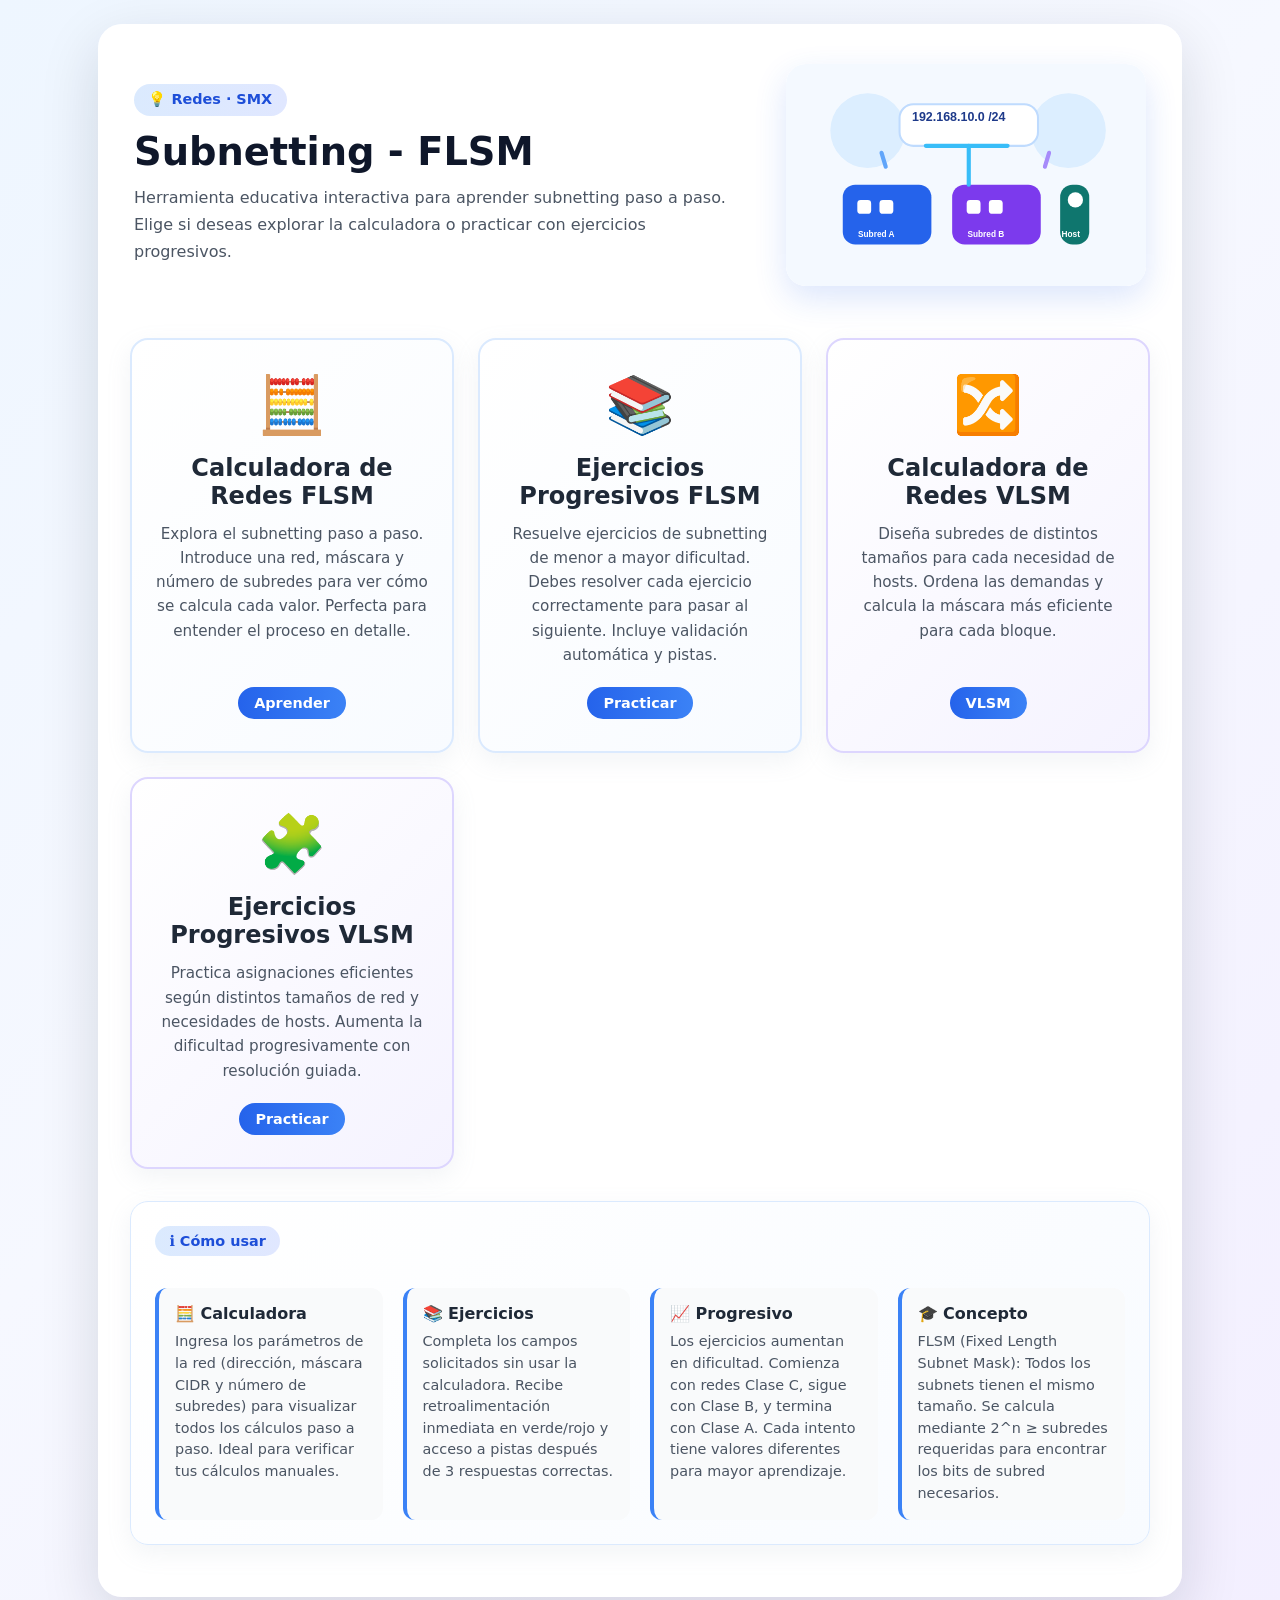
<file: index.html>
<!DOCTYPE html>
<html lang="es">
<head>
  <meta charset="UTF-8" />
  <meta name="viewport" content="width=device-width, initial-scale=1.0" />
  <title>Subnetting - SMX</title>
  <link rel="stylesheet" href="style.css" />
</head>
<body>
  <div class="container">
    <!-- Encabezado principal -->
    <header class="hero">
      <div class="hero-copy">
        <div class="badge">💡 Redes · SMX</div>
        <h1>Subnetting - FLSM</h1>
        <p class="subtitle">Herramienta educativa interactiva para aprender subnetting paso a paso. Elige si deseas explorar la calculadora o practicar con ejercicios progresivos.</p>
      </div>
      <div class="hero-visual">
        <img src="assets/network-illustration.svg" alt="Ilustración de redes y subnetting" />
      </div>
    </header>

    <!-- Opciones principales -->
    <div class="home-grid">
      <!-- Opción: Calculadora FLSM -->
      <a href="calculadora.html" class="home-card">
        <div class="home-card-icon">🧮</div>
        <h2>Calculadora de Redes FLSM</h2>
        <p>Explora el subnetting paso a paso. Introduce una red, máscara y número de subredes para ver cómo se calcula cada valor. Perfecta para entender el proceso en detalle.</p>
        <div class="home-card-footer">
          <span class="home-card-badge">Aprender</span>
        </div>
      </a>

      <!-- Opción: Ejercicios FLSM -->
      <a href="exercises.html" class="home-card">
        <div class="home-card-icon">📚</div>
        <h2>Ejercicios Progresivos FLSM</h2>
        <p>Resuelve ejercicios de subnetting de menor a mayor dificultad. Debes resolver cada ejercicio correctamente para pasar al siguiente. Incluye validación automática y pistas.</p>
        <div class="home-card-footer">
          <span class="home-card-badge">Practicar</span>
        </div>
      </a>

      <!-- Opción: Calculadora VLSM -->
      <a href="vlsm_calculadora.html" class="home-card vlsm-card">
        <div class="home-card-icon">🔀</div>
        <h2>Calculadora de Redes VLSM</h2>
        <p>Diseña subredes de distintos tamaños para cada necesidad de hosts. Ordena las demandas y calcula la máscara más eficiente para cada bloque.</p>
        <div class="home-card-footer">
          <span class="home-card-badge">VLSM</span>
        </div>
      </a>

      <!-- Opción: Ejercicios VLSM -->
      <a href="vlsm_exercises.html" class="home-card vlsm-card">
        <div class="home-card-icon">🧩</div>
        <h2>Ejercicios Progresivos VLSM</h2>
        <p>Practica asignaciones eficientes según distintos tamaños de red y necesidades de hosts. Aumenta la dificultad progresivamente con resolución guiada.</p>
        <div class="home-card-footer">
          <span class="home-card-badge">Practicar</span>
        </div>
      </a>
    </div>

    <!-- Información adicional -->
    <div class="card">
      <div class="badge">ℹ️ Cómo usar</div>
      <div class="how-to-grid">
        <div class="how-to-item">
          <h3>🧮 Calculadora</h3>
          <p>Ingresa los parámetros de la red (dirección, máscara CIDR y número de subredes) para visualizar todos los cálculos paso a paso. Ideal para verificar tus cálculos manuales.</p>
        </div>
        <div class="how-to-item">
          <h3>📚 Ejercicios</h3>
          <p>Completa los campos solicitados sin usar la calculadora. Recibe retroalimentación inmediata en verde/rojo y acceso a pistas después de 3 respuestas correctas.</p>
        </div>
        <div class="how-to-item">
          <h3>📈 Progresivo</h3>
          <p>Los ejercicios aumentan en dificultad. Comienza con redes Clase C, sigue con Clase B, y termina con Clase A. Cada intento tiene valores diferentes para mayor aprendizaje.</p>
        </div>
        <div class="how-to-item">
          <h3>🎓 Concepto</h3>
          <p>FLSM (Fixed Length Subnet Mask): Todos los subnets tienen el mismo tamaño. Se calcula mediante 2^n ≥ subredes requeridas para encontrar los bits de subred necesarios.</p>
        </div>
      </div>
    </div>
  </div>

  <style>
    /* Estilos específicos para la página de inicio */
    .home-grid {
      display: grid;
      grid-template-columns: repeat(auto-fit, minmax(300px, 1fr));
      gap: 24px;
      margin: 32px 0;
    }

    .home-card {
      background: linear-gradient(135deg, #ffffff 0%, #f8fbff 100%);
      border: 2px solid #dbeafe;
      border-radius: 18px;
      padding: 32px 24px;
      text-decoration: none;
      color: inherit;
      display: flex;
      flex-direction: column;
      transition: all 0.3s ease;
      box-shadow: 0 8px 24px rgba(148, 163, 184, 0.12);
      cursor: pointer;
    }

    .home-card:hover {
      transform: translateY(-8px);
      border-color: #3b82f6;
      box-shadow: 0 16px 40px rgba(59, 130, 246, 0.2);
    }

    .vlsm-card {
      border-color: #ddd6fe;
      background: linear-gradient(135deg, #ffffff 0%, #f5f3ff 100%);
    }

    .vlsm-card:hover {
      border-color: #8b5cf6;
      box-shadow: 0 16px 40px rgba(139, 92, 246, 0.2);
    }

    .home-card-icon {
      font-size: 3.5rem;
      margin-bottom: 16px;
      text-align: center;
    }

    .home-card h2 {
      margin: 0 0 12px;
      font-size: 1.5rem;
      color: #1f2937;
      text-align: center;
    }

    .home-card p {
      margin: 0 0 auto;
      color: #4b5563;
      line-height: 1.6;
      font-size: 0.95rem;
      text-align: center;
    }

    .home-card-footer {
      margin-top: 20px;
      display: flex;
      justify-content: center;
    }

    .home-card-badge {
      display: inline-block;
      padding: 8px 16px;
      background: linear-gradient(90deg, #2563eb, #3b82f6);
      color: white;
      border-radius: 999px;
      font-weight: 600;
      font-size: 0.9rem;
    }

    .how-to-grid {
      display: grid;
      grid-template-columns: repeat(auto-fit, minmax(200px, 1fr));
      gap: 20px;
      margin-top: 16px;
    }

    .how-to-item {
      padding: 16px;
      background: #f9fafb;
      border-radius: 12px;
      border-left: 4px solid #3b82f6;
    }

    .how-to-item h3 {
      margin: 0 0 8px;
      font-size: 1rem;
      color: #1f2937;
    }

    .how-to-item p {
      margin: 0;
      color: #4b5563;
      font-size: 0.9rem;
      line-height: 1.5;
    }

    @media (max-width: 900px) {
      .home-grid {
        grid-template-columns: 1fr;
      }

      .home-card {
        padding: 24px 20px;
      }

      .how-to-grid {
        grid-template-columns: 1fr;
      }
    }
  </style>
</body>
</html>
</file>
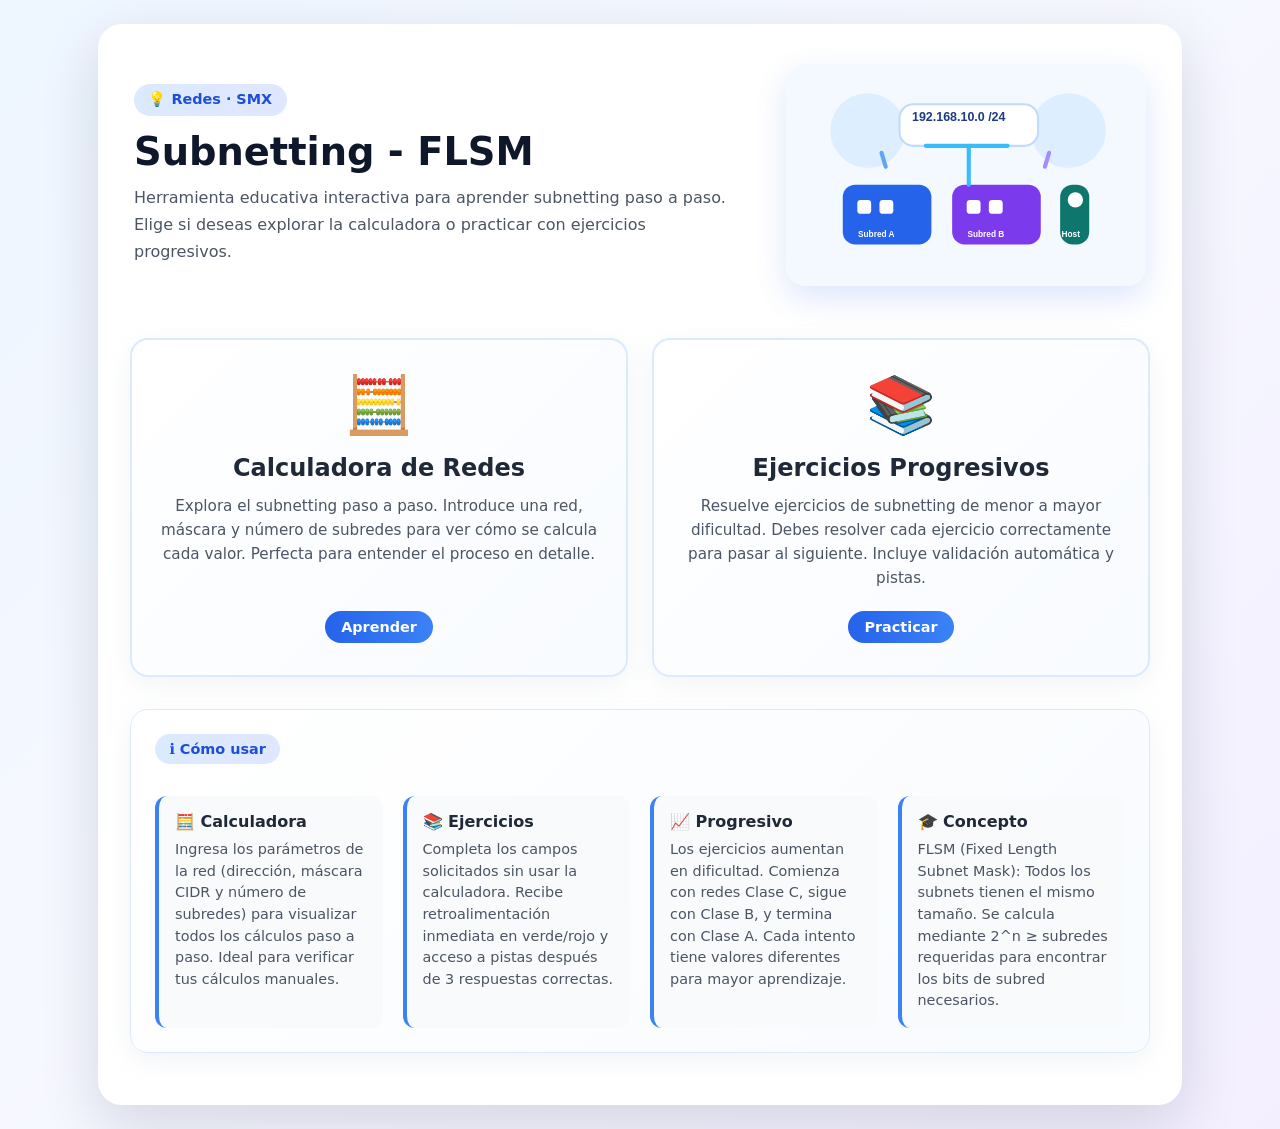
<file: scorm_package/content/index.html>
<!DOCTYPE html>
<html lang="es">
<head>
  <meta charset="UTF-8" />
  <meta name="viewport" content="width=device-width, initial-scale=1.0" />
  <title>Subnetting - SMX</title>
  <link rel="stylesheet" href="style.css" />
</head>
<body>
  <div class="container">
    <!-- Encabezado principal -->
    <header class="hero">
      <div class="hero-copy">
        <div class="badge">💡 Redes · SMX</div>
        <h1>Subnetting - FLSM</h1>
        <p class="subtitle">Herramienta educativa interactiva para aprender subnetting paso a paso. Elige si deseas explorar la calculadora o practicar con ejercicios progresivos.</p>
      </div>
      <div class="hero-visual">
        <img src="assets/network-illustration.svg" alt="Ilustración de redes y subnetting" />
      </div>
    </header>

    <!-- Opciones principales -->
    <div class="home-grid">
      <!-- Opción: Calculadora -->
      <a href="calculadora.html" class="home-card">
        <div class="home-card-icon">🧮</div>
        <h2>Calculadora de Redes</h2>
        <p>Explora el subnetting paso a paso. Introduce una red, máscara y número de subredes para ver cómo se calcula cada valor. Perfecta para entender el proceso en detalle.</p>
        <div class="home-card-footer">
          <span class="home-card-badge">Aprender</span>
        </div>
      </a>

      <!-- Opción: Ejercicios -->
      <a href="exercises.html" class="home-card">
        <div class="home-card-icon">📚</div>
        <h2>Ejercicios Progresivos</h2>
        <p>Resuelve ejercicios de subnetting de menor a mayor dificultad. Debes resolver cada ejercicio correctamente para pasar al siguiente. Incluye validación automática y pistas.</p>
        <div class="home-card-footer">
          <span class="home-card-badge">Practicar</span>
        </div>
      </a>
    </div>

    <!-- Información adicional -->
    <div class="card">
      <div class="badge">ℹ️ Cómo usar</div>
      <div class="how-to-grid">
        <div class="how-to-item">
          <h3>🧮 Calculadora</h3>
          <p>Ingresa los parámetros de la red (dirección, máscara CIDR y número de subredes) para visualizar todos los cálculos paso a paso. Ideal para verificar tus cálculos manuales.</p>
        </div>
        <div class="how-to-item">
          <h3>📚 Ejercicios</h3>
          <p>Completa los campos solicitados sin usar la calculadora. Recibe retroalimentación inmediata en verde/rojo y acceso a pistas después de 3 respuestas correctas.</p>
        </div>
        <div class="how-to-item">
          <h3>📈 Progresivo</h3>
          <p>Los ejercicios aumentan en dificultad. Comienza con redes Clase C, sigue con Clase B, y termina con Clase A. Cada intento tiene valores diferentes para mayor aprendizaje.</p>
        </div>
        <div class="how-to-item">
          <h3>🎓 Concepto</h3>
          <p>FLSM (Fixed Length Subnet Mask): Todos los subnets tienen el mismo tamaño. Se calcula mediante 2^n ≥ subredes requeridas para encontrar los bits de subred necesarios.</p>
        </div>
      </div>
    </div>
  </div>

  <style>
    /* Estilos específicos para la página de inicio */
    .home-grid {
      display: grid;
      grid-template-columns: repeat(auto-fit, minmax(300px, 1fr));
      gap: 24px;
      margin: 32px 0;
    }

    .home-card {
      background: linear-gradient(135deg, #ffffff 0%, #f8fbff 100%);
      border: 2px solid #dbeafe;
      border-radius: 18px;
      padding: 32px 24px;
      text-decoration: none;
      color: inherit;
      display: flex;
      flex-direction: column;
      transition: all 0.3s ease;
      box-shadow: 0 8px 24px rgba(148, 163, 184, 0.12);
      cursor: pointer;
    }

    .home-card:hover {
      transform: translateY(-8px);
      border-color: #3b82f6;
      box-shadow: 0 16px 40px rgba(59, 130, 246, 0.2);
    }

    .home-card-icon {
      font-size: 3.5rem;
      margin-bottom: 16px;
      text-align: center;
    }

    .home-card h2 {
      margin: 0 0 12px;
      font-size: 1.5rem;
      color: #1f2937;
      text-align: center;
    }

    .home-card p {
      margin: 0 0 auto;
      color: #4b5563;
      line-height: 1.6;
      font-size: 0.95rem;
      text-align: center;
    }

    .home-card-footer {
      margin-top: 20px;
      display: flex;
      justify-content: center;
    }

    .home-card-badge {
      display: inline-block;
      padding: 8px 16px;
      background: linear-gradient(90deg, #2563eb, #3b82f6);
      color: white;
      border-radius: 999px;
      font-weight: 600;
      font-size: 0.9rem;
    }

    .how-to-grid {
      display: grid;
      grid-template-columns: repeat(auto-fit, minmax(200px, 1fr));
      gap: 20px;
      margin-top: 16px;
    }

    .how-to-item {
      padding: 16px;
      background: #f9fafb;
      border-radius: 12px;
      border-left: 4px solid #3b82f6;
    }

    .how-to-item h3 {
      margin: 0 0 8px;
      font-size: 1rem;
      color: #1f2937;
    }

    .how-to-item p {
      margin: 0;
      color: #4b5563;
      font-size: 0.9rem;
      line-height: 1.5;
    }

    @media (max-width: 900px) {
      .home-grid {
        grid-template-columns: 1fr;
      }

      .home-card {
        padding: 24px 20px;
      }

      .how-to-grid {
        grid-template-columns: 1fr;
      }
    }
  </style>
</body>
</html>
</file>
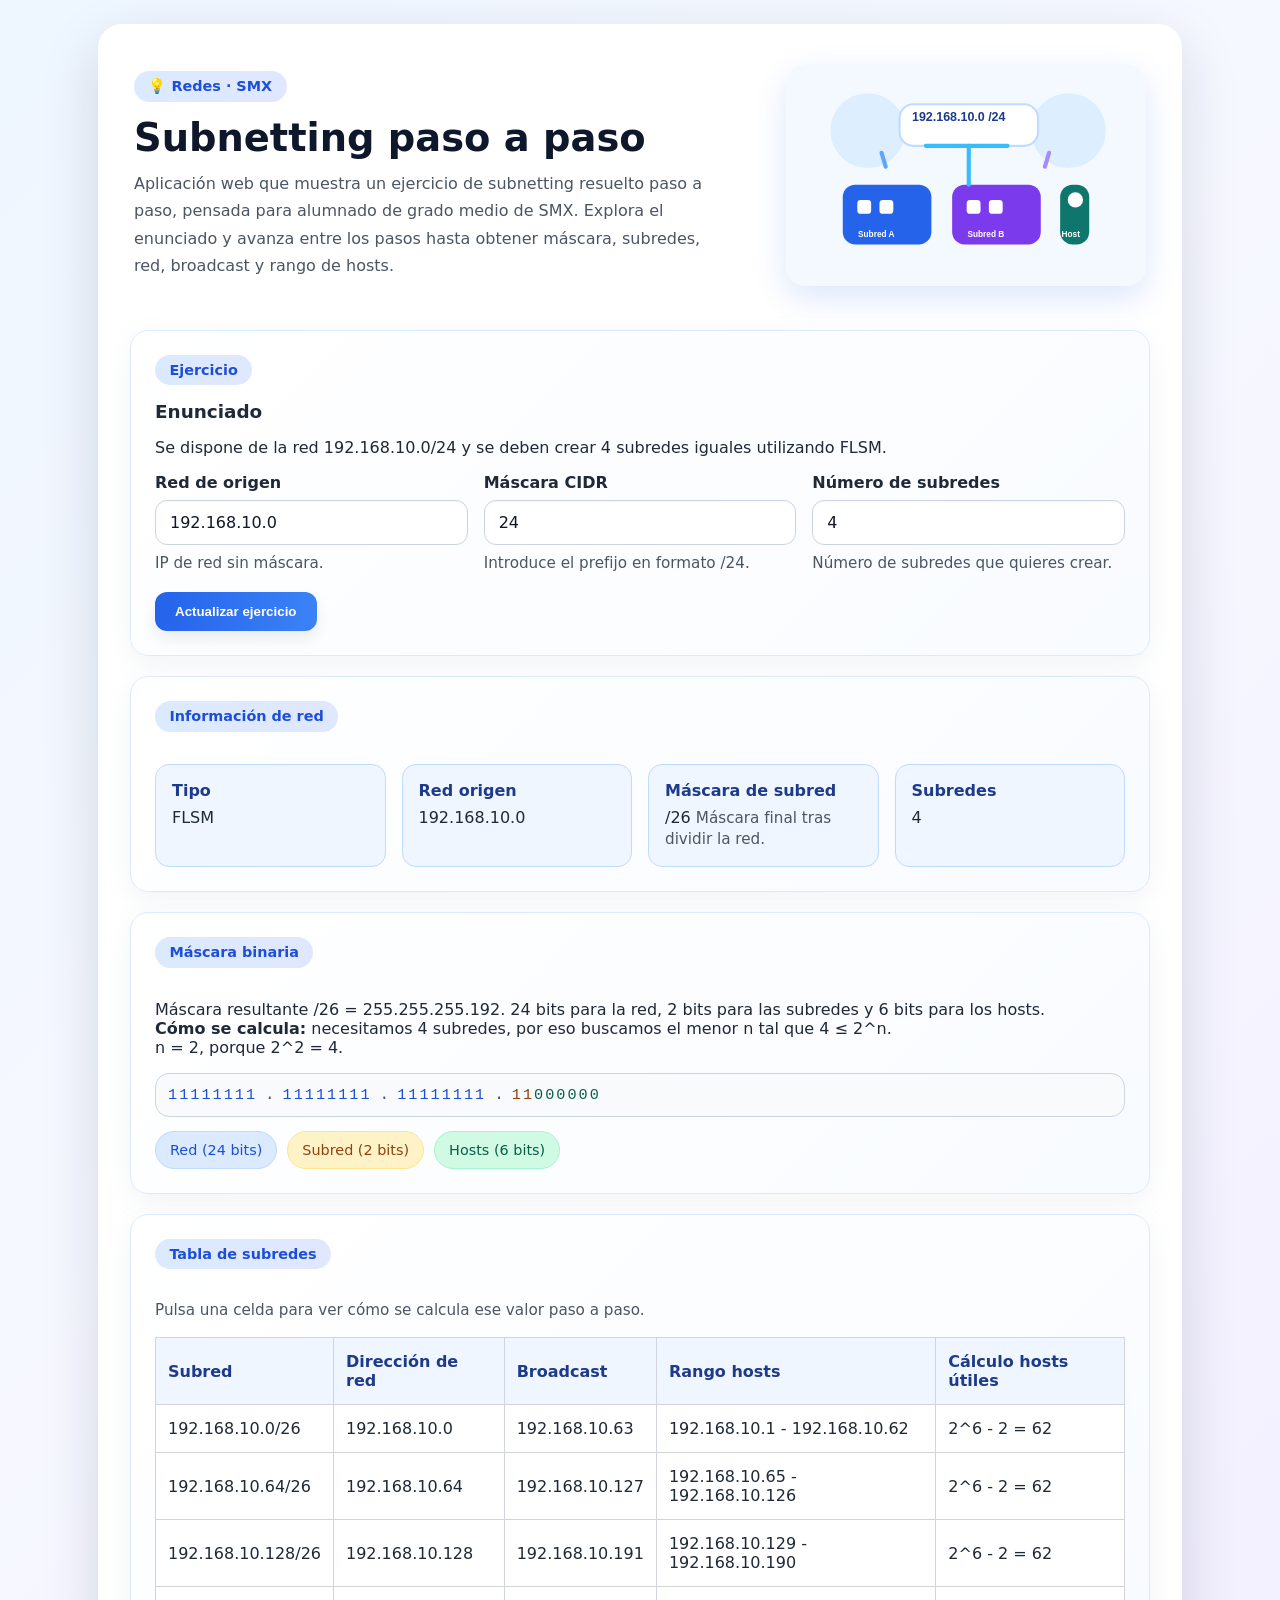
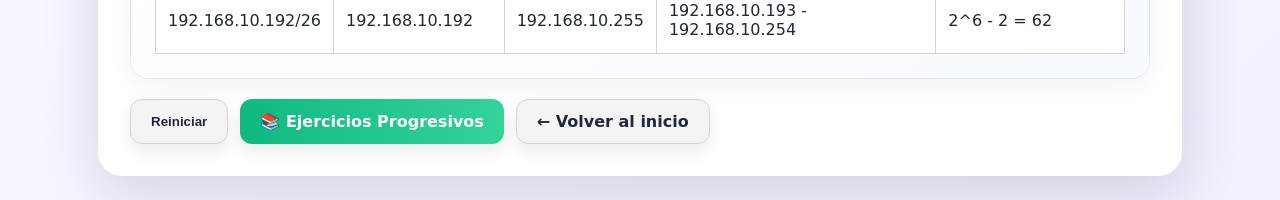
<file: calculadora.html>
<!DOCTYPE html>
<html lang="es">
<head>
  <meta charset="UTF-8" />
  <meta name="viewport" content="width=device-width, initial-scale=1.0" />
  <title>Subnetting paso a paso</title>
  <link rel="stylesheet" href="style.css" />
</head>
<body>
  <div class="container">
    <!-- Encabezado principal con introducción visual -->
    <header class="hero">
      <div class="hero-copy">
        <div class="badge">💡 Redes · SMX</div>
        <h1>Subnetting paso a paso</h1>
        <p class="subtitle">Aplicación web que muestra un ejercicio de subnetting resuelto paso a paso, pensada para alumnado de grado medio de SMX. Explora el enunciado y avanza entre los pasos hasta obtener máscara, subredes, red, broadcast y rango de hosts.</p>
      </div>
      <div class="hero-visual">
        <img src="assets/network-illustration.svg" alt="Ilustración de redes y subnetting" />
      </div>
    </header>

    <!-- Sección del ejercicio inicial -->

    <div class="card">
      <div class="badge">Ejercicio</div>
      <h2>Enunciado</h2>
      <p id="exerciseEnunciado">Introduce la red de origen, la máscara y el número de subredes. Pulsa una celda en la tabla para ver la solución y el cálculo asociado.</p>
      <div class="form-grid">
        <div class="field-group">
          <label for="networkInput"><strong>Red de origen</strong></label>
          <input id="networkInput" type="text" value="192.168.10.0" placeholder="Ej: 192.168.10.0" />
          <span class="hint">IP de red sin máscara.</span>
        </div>
        <div class="field-group">
          <label for="prefixInput"><strong>Máscara CIDR</strong></label>
          <input id="prefixInput" type="number" min="1" max="30" value="24" />
          <span class="hint">Introduce el prefijo en formato /24.</span>
        </div>
        <div class="field-group">
          <label for="subnetsInput"><strong>Número de subredes</strong></label>
          <input id="subnetsInput" type="number" min="1" value="4" />
          <span class="hint">Número de subredes que quieres crear.</span>
        </div>
      </div>
      <button id="applyExercise" class="primary" type="button" style="margin-top: 18px;">Actualizar ejercicio</button>
    </div>

    <!-- Resumen de la red y la máscara resultante -->
    <div class="card">
      <div class="badge">Información de red</div>
      <div class="info-grid" id="step-info">
        <div class="info-card">
          <strong>Tipo</strong>
          <span id="info-type">FLSM</span>
        </div>
        <div class="info-card">
          <strong>Red origen</strong>
          <span id="info-network">192.168.10.0</span>
        </div>
        <div class="info-card">
          <strong>Máscara de subred</strong>
          <span id="info-mask">/24</span>
          <span class="hint">Máscara final tras dividir la red.</span>
        </div>
        <div class="info-card">
          <strong>Subredes</strong>
          <span id="info-subnets">4</span>
        </div>
      </div>
    </div>

    <!-- Visualización de la máscara en formato binario -->
    <div class="card">
      <div class="badge">Máscara binaria</div>
      <p id="maskExplanation">Aquí se muestra la máscara en bits, diferenciando los bits de red, subred y host.</p>
      <div class="mask-bits" id="maskBits"></div>
      <div class="mask-legend">
        <span class="mask-legend-item network">Red</span>
        <span class="mask-legend-item subnet">Subred</span>
        <span class="mask-legend-item host">Hosts</span>
      </div>
    </div>

    <!-- Tabla con los datos de cada subred -->
    <div class="card">
      <div class="badge">Tabla de subredes</div>
      <p class="hint">Pulsa una celda para ver cómo se calcula ese valor paso a paso.</p>
      <div class="table-wrapper">
        <table class="subnet-table">
          <thead>
            <tr>
              <th>Subred</th>
              <th>Dirección de red</th>
              <th>Broadcast</th>
              <th>Rango hosts</th>
              <th>Cálculo hosts útiles</th>
            </tr>
          </thead>
          <tbody id="subnetTableBody"></tbody>
        </table>
      </div>
      <div class="cell-explanation" id="cellExplanation" hidden>
        <h3 id="cellExplanationTitle">Explicación</h3>
        <ol id="cellExplanationList"></ol>
      </div>
    </div>

    <div class="controls">
      <button class="secondary" id="resetBtn" type="button">Reiniciar</button>
      <a href="exercises.html" class="button primary" style="text-decoration: none; display: inline-flex; align-items: center; justify-content: center; padding: 12px 20px; border-radius: 12px; font-weight: 700; background: linear-gradient(90deg, #10b981, #34d399); color: white; cursor: pointer; border: none; box-shadow: 0 8px 16px rgba(15, 23, 42, 0.08); transition: transform 0.15s ease, box-shadow 0.15s ease;">📚 Ejercicios Progresivos</a>
      <a href="index.html" class="button secondary" style="text-decoration: none; display: inline-flex; align-items: center; justify-content: center; padding: 12px 20px; border-radius: 12px; font-weight: 700; background: #f3f4f6; color: #1f2937; cursor: pointer; border: 1px solid #d1d5db; box-shadow: 0 8px 16px rgba(15, 23, 42, 0.08); transition: transform 0.15s ease, box-shadow 0.15s ease;">← Volver al inicio</a>
    </div>
  </div>

  <script src="script.js" defer></script>
</body>
</html>
</file>
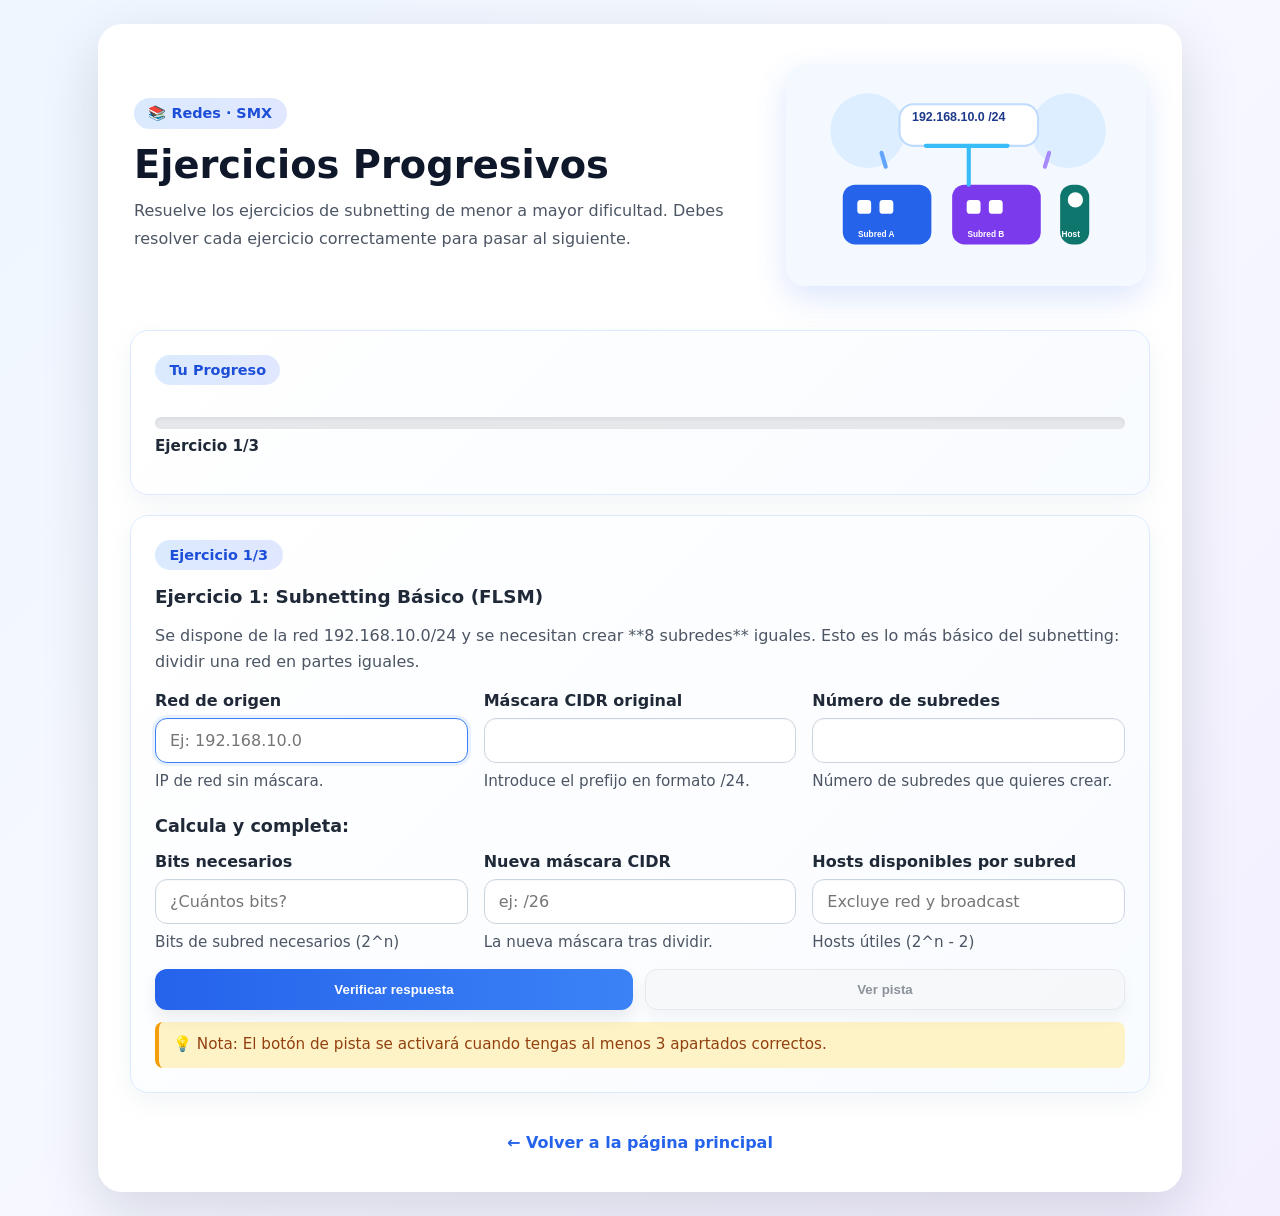
<file: exercises.html>
<!DOCTYPE html>
<html lang="es">
<head>
  <meta charset="UTF-8" />
  <meta name="viewport" content="width=device-width, initial-scale=1.0" />
  <title>Ejercicios de Subnetting - Progresivos</title>
  <link rel="stylesheet" href="style.css" />
</head>
<body>
  <div class="container">
    <!-- Encabezado principal -->
    <header class="hero">
      <div class="hero-copy">
        <div class="badge">📚 Redes · SMX</div>
        <h1>Ejercicios Progresivos</h1>
        <p class="subtitle">Resuelve los ejercicios de subnetting de menor a mayor dificultad. Debes resolver cada ejercicio correctamente para pasar al siguiente.</p>
      </div>
      <div class="hero-visual">
        <img src="assets/network-illustration.svg" alt="Ilustración de redes y subnetting" />
      </div>
    </header>

    <!-- Barra de progreso -->
    <div class="card">
      <div class="badge">Tu Progreso</div>
      <div class="progress-container">
        <div class="progress-bar">
          <div class="progress-fill" id="progressFill"></div>
        </div>
        <p class="progress-text" id="progressText">Ejercicio 0/0</p>
      </div>
    </div>

    <!-- Sección del ejercicio actual -->
    <div class="card">
      <div class="badge" id="exerciseBadge">Ejercicio 1</div>
      <h2 id="exerciseTitle">Enunciado</h2>
      <p id="exerciseDescription" class="exercise-description"></p>

      <div class="form-grid">
        <div class="field-group">
          <label for="networkInput"><strong>Red de origen</strong></label>
          <input id="networkInput" type="text" placeholder="Ej: 192.168.10.0" />
          <span class="hint">IP de red sin máscara.</span>
        </div>
        <div class="field-group">
          <label for="prefixInput"><strong>Máscara CIDR original</strong></label>
          <input id="prefixInput" type="number" min="1" max="30" />
          <span class="hint">Introduce el prefijo en formato /24.</span>
        </div>
        <div class="field-group">
          <label for="subnetsInput"><strong>Número de subredes</strong></label>
          <input id="subnetsInput" type="number" min="1" />
          <span class="hint">Número de subredes que quieres crear.</span>
        </div>
      </div>

      <h3 style="margin-top: 24px; margin-bottom: 12px; font-size: 1.1rem;">Calcula y completa:</h3>
      
      <div class="form-grid">
        <div class="field-group">
          <label for="bitsInput"><strong>Bits necesarios</strong></label>
          <input id="bitsInput" type="number" min="1" placeholder="¿Cuántos bits?" />
          <span class="hint">Bits de subred necesarios (2^n)</span>
        </div>
        <div class="field-group">
          <label for="newMaskInput"><strong>Nueva máscara CIDR</strong></label>
          <input id="newMaskInput" type="number" min="1" max="30" placeholder="ej: /26" />
          <span class="hint">La nueva máscara tras dividir.</span>
        </div>
        <div class="field-group">
          <label for="hostsInput"><strong>Hosts disponibles por subred</strong></label>
          <input id="hostsInput" type="number" min="1" placeholder="Excluye red y broadcast" />
          <span class="hint">Hosts útiles (2^n - 2)</span>
        </div>
      </div>

      <!-- Mensaje de validación -->
      <div id="feedbackMessage" class="feedback-hidden"></div>

      <div class="button-group">
        <button id="verifyExercise" class="primary" type="button">Verificar respuesta</button>
        <button id="showHint" class="secondary" type="button" title="Necesitas al menos 3 apartados correctos">Ver pista</button>
      </div>

      <p id="hintRequirement" class="hint-requirement">💡 Nota: El botón de pista se activará cuando tengas al menos 3 apartados correctos.</p>
    </div>

    <!-- Sección de pista -->
    <div class="card hint-card hidden" id="hintCard">
      <div class="badge">💡 Pista</div>
      <p id="hintContent"></p>
    </div>

    <!-- Sección de éxito -->
    <div class="card success-card hidden" id="successCard">
      <div class="badge">✅ ¡Correcto!</div>
      <p id="successMessage"></p>
      <button id="nextExercise" class="primary" type="button" style="margin-top: 16px;">Siguiente ejercicio →</button>
    </div>

    <!-- Sección final -->
    <div class="card final-card hidden" id="finalCard">
      <div class="badge">🎉 ¡Felicitaciones!</div>
      <h2>Has completado todos los ejercicios</h2>
      <p>Excelente trabajo. Has completado exitosamente todos los ejercicios de subnetting progresivos.</p>
      <div class="button-group">
        <button id="restartExercises" class="primary" type="button">Reiniciar desde el inicio</button>
        <button id="goToMain" class="secondary" type="button">Ir a la página principal</button>
      </div>
    </div>

    <!-- Información de red resultante -->
    <div class="card info-section hidden" id="infoSection">
      <div class="badge">Información de red</div>
      <div class="info-grid">
        <div class="info-card">
          <strong>Tipo</strong>
          <span id="info-type">FLSM</span>
        </div>
        <div class="info-card">
          <strong>Nueva máscara</strong>
          <span id="info-mask">-</span>
        </div>
        <div class="info-card">
          <strong>Direcciones por subred</strong>
          <span id="info-addresses">-</span>
        </div>
        <div class="info-card">
          <strong>Hosts útiles por subred</strong>
          <span id="info-hosts">-</span>
        </div>
      </div>
    </div>

    <!-- Tabla de subredes resultante -->
    <div class="card table-section hidden" id="tableSection">
      <div class="badge">Tabla de subredes</div>
      <div class="table-wrapper">
        <table class="subnet-table">
          <thead>
            <tr>
              <th>Subred</th>
              <th>Dirección de red</th>
              <th>Broadcast</th>
              <th>Rango hosts</th>
              <th>Hosts útiles</th>
            </tr>
          </thead>
          <tbody id="subnetTableBody"></tbody>
        </table>
      </div>
    </div>

    <!-- Enlace a página principal -->
    <div style="text-align: center; margin-top: 32px;">
      <a href="index.html" class="link-button">← Volver a la página principal</a>
    </div>
  </div>

  <script src="exercises.js"></script>
</body>
</html>
</file>
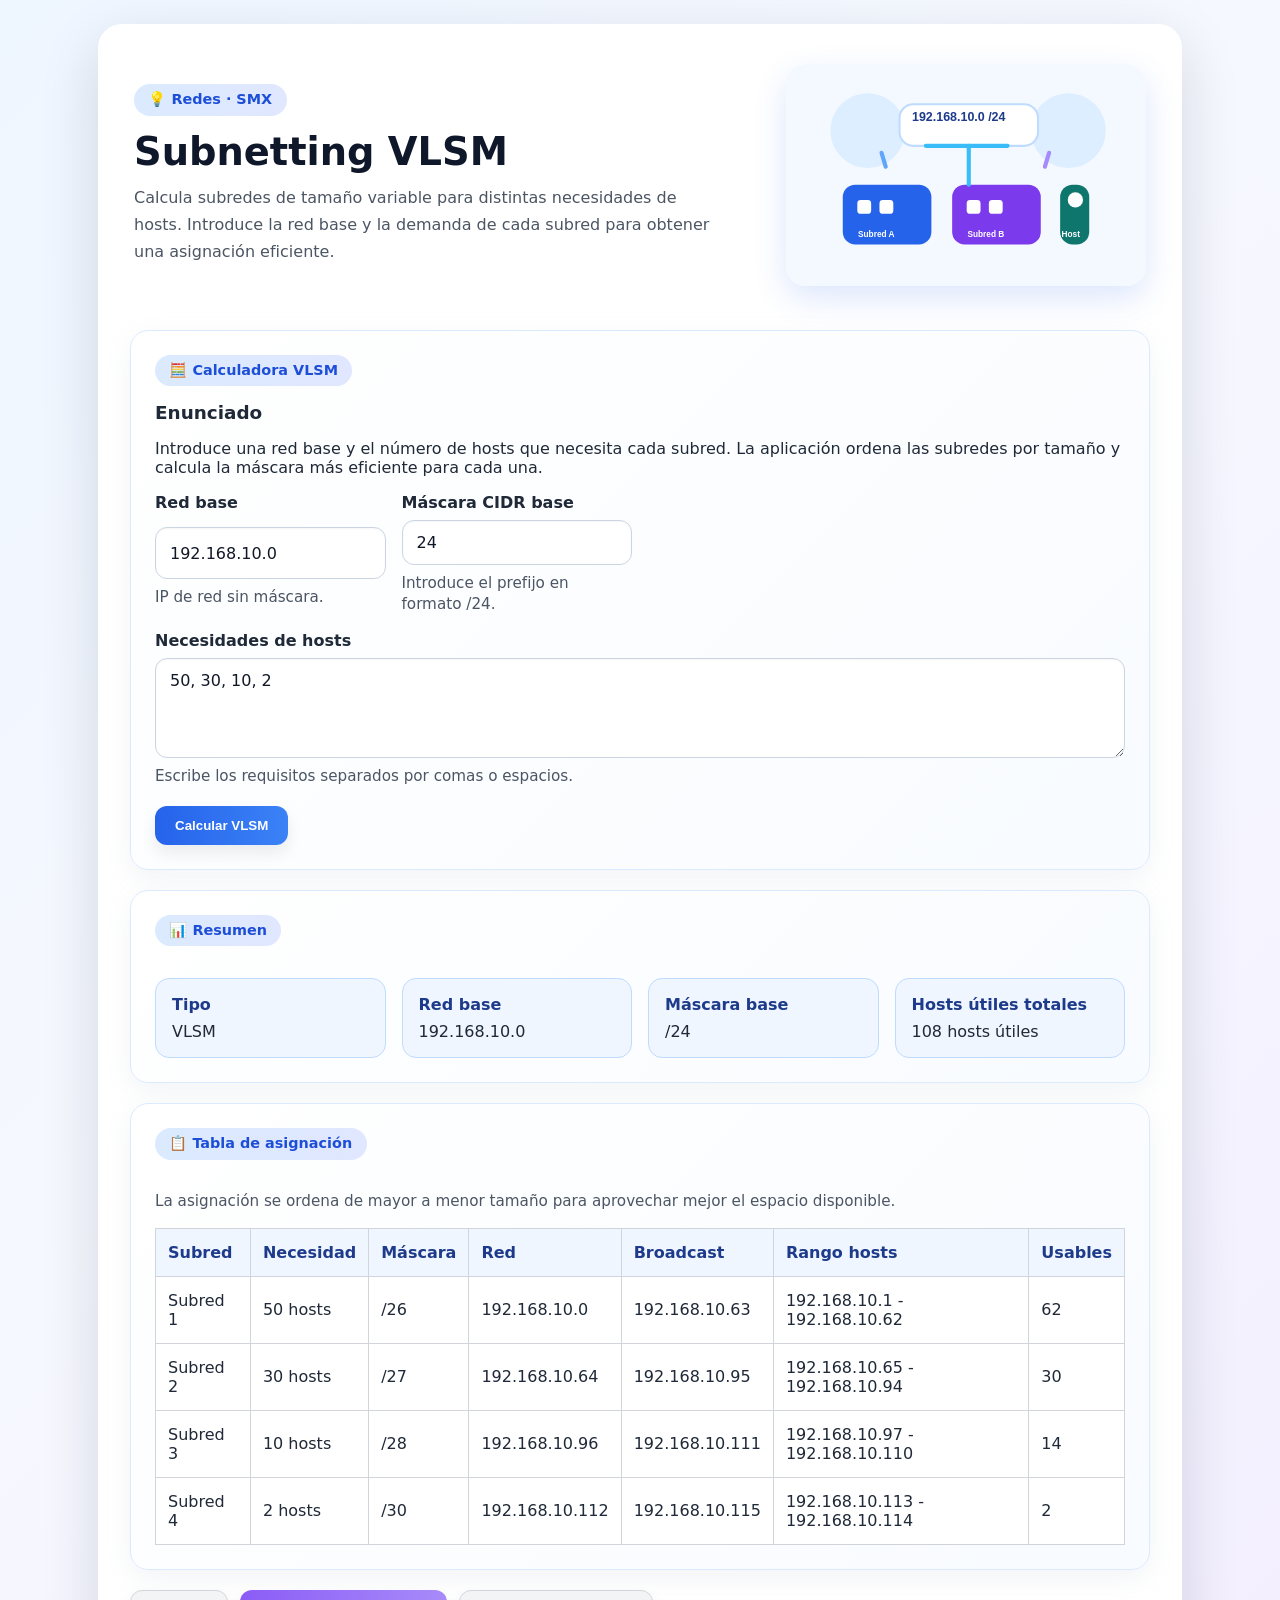
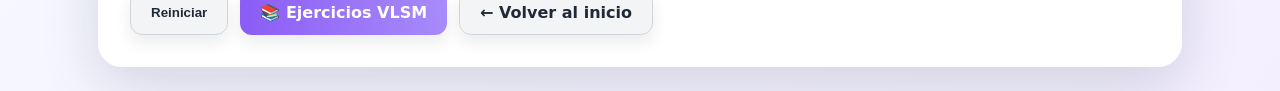
<file: vlsm_calculadora.html>
<!DOCTYPE html>
<html lang="es">
<head>
  <meta charset="UTF-8" />
  <meta name="viewport" content="width=device-width, initial-scale=1.0" />
  <title>Subnetting VLSM - SMX</title>
  <link rel="stylesheet" href="style.css" />
</head>
<body>
  <div class="container">
    <header class="hero">
      <div class="hero-copy">
        <div class="badge">💡 Redes · SMX</div>
        <h1>Subnetting VLSM</h1>
        <p class="subtitle">Calcula subredes de tamaño variable para distintas necesidades de hosts. Introduce la red base y la demanda de cada subred para obtener una asignación eficiente.</p>
      </div>
      <div class="hero-visual">
        <img src="assets/network-illustration.svg" alt="Ilustración de redes y subnetting" />
      </div>
    </header>

    <div class="card">
      <div class="badge">🧮 Calculadora VLSM</div>
      <h2>Enunciado</h2>
      <p>Introduce una red base y el número de hosts que necesita cada subred. La aplicación ordena las subredes por tamaño y calcula la máscara más eficiente para cada una.</p>
      <div class="form-grid">
        <div class="field-group">
          <label for="networkInput"><strong>Red base</strong></label>
          <input id="networkInput" type="text" value="192.168.10.0" placeholder="Ej: 192.168.10.0" />
          <span class="hint">IP de red sin máscara.</span>
        </div>
        <div class="field-group">
          <label for="prefixInput"><strong>Máscara CIDR base</strong></label>
          <input id="prefixInput" type="number" min="1" max="30" value="24" />
          <span class="hint">Introduce el prefijo en formato /24.</span>
        </div>
        <div class="field-group" style="grid-column: 1 / -1;">
          <label for="requirementsInput"><strong>Necesidades de hosts</strong></label>
          <textarea id="requirementsInput" rows="3" placeholder="50, 30, 10, 2">50, 30, 10, 2</textarea>
          <span class="hint">Escribe los requisitos separados por comas o espacios.</span>
        </div>
      </div>
      <button id="applyVlsm" class="primary" type="button" style="margin-top: 18px;">Calcular VLSM</button>
    </div>

    <div class="card">
      <div class="badge">📊 Resumen</div>
      <div class="info-grid">
        <div class="info-card">
          <strong>Tipo</strong>
          <span id="info-type">VLSM</span>
        </div>
        <div class="info-card">
          <strong>Red base</strong>
          <span id="info-network">192.168.10.0</span>
        </div>
        <div class="info-card">
          <strong>Máscara base</strong>
          <span id="info-base-mask">/24</span>
        </div>
        <div class="info-card">
          <strong>Hosts útiles totales</strong>
          <span id="info-total">-</span>
        </div>
      </div>
    </div>

    <div class="card">
      <div class="badge">📋 Tabla de asignación</div>
      <p class="hint">La asignación se ordena de mayor a menor tamaño para aprovechar mejor el espacio disponible.</p>
      <div class="table-wrapper">
        <table class="subnet-table">
          <thead>
            <tr>
              <th>Subred</th>
              <th>Necesidad</th>
              <th>Máscara</th>
              <th>Red</th>
              <th>Broadcast</th>
              <th>Rango hosts</th>
              <th>Usables</th>
            </tr>
          </thead>
          <tbody id="vlsmTableBody"></tbody>
        </table>
      </div>
    </div>

    <div class="controls">
      <button class="secondary" id="resetBtn" type="button">Reiniciar</button>
      <a href="vlsm_exercises.html" class="button primary" style="text-decoration: none; display: inline-flex; align-items: center; justify-content: center; padding: 12px 20px; border-radius: 12px; font-weight: 700; background: linear-gradient(90deg, #8b5cf6, #a78bfa); color: white; cursor: pointer; border: none; box-shadow: 0 8px 16px rgba(15, 23, 42, 0.08); transition: transform 0.15s ease, box-shadow 0.15s ease;">📚 Ejercicios VLSM</a>
      <a href="index.html" class="button secondary" style="text-decoration: none; display: inline-flex; align-items: center; justify-content: center; padding: 12px 20px; border-radius: 12px; font-weight: 700; background: #f3f4f6; color: #1f2937; cursor: pointer; border: 1px solid #d1d5db; box-shadow: 0 8px 16px rgba(15, 23, 42, 0.08); transition: transform 0.15s ease, box-shadow 0.15s ease;">← Volver al inicio</a>
    </div>
  </div>

  <script src="vlsm_script.js" defer></script>
</body>
</html>
</file>
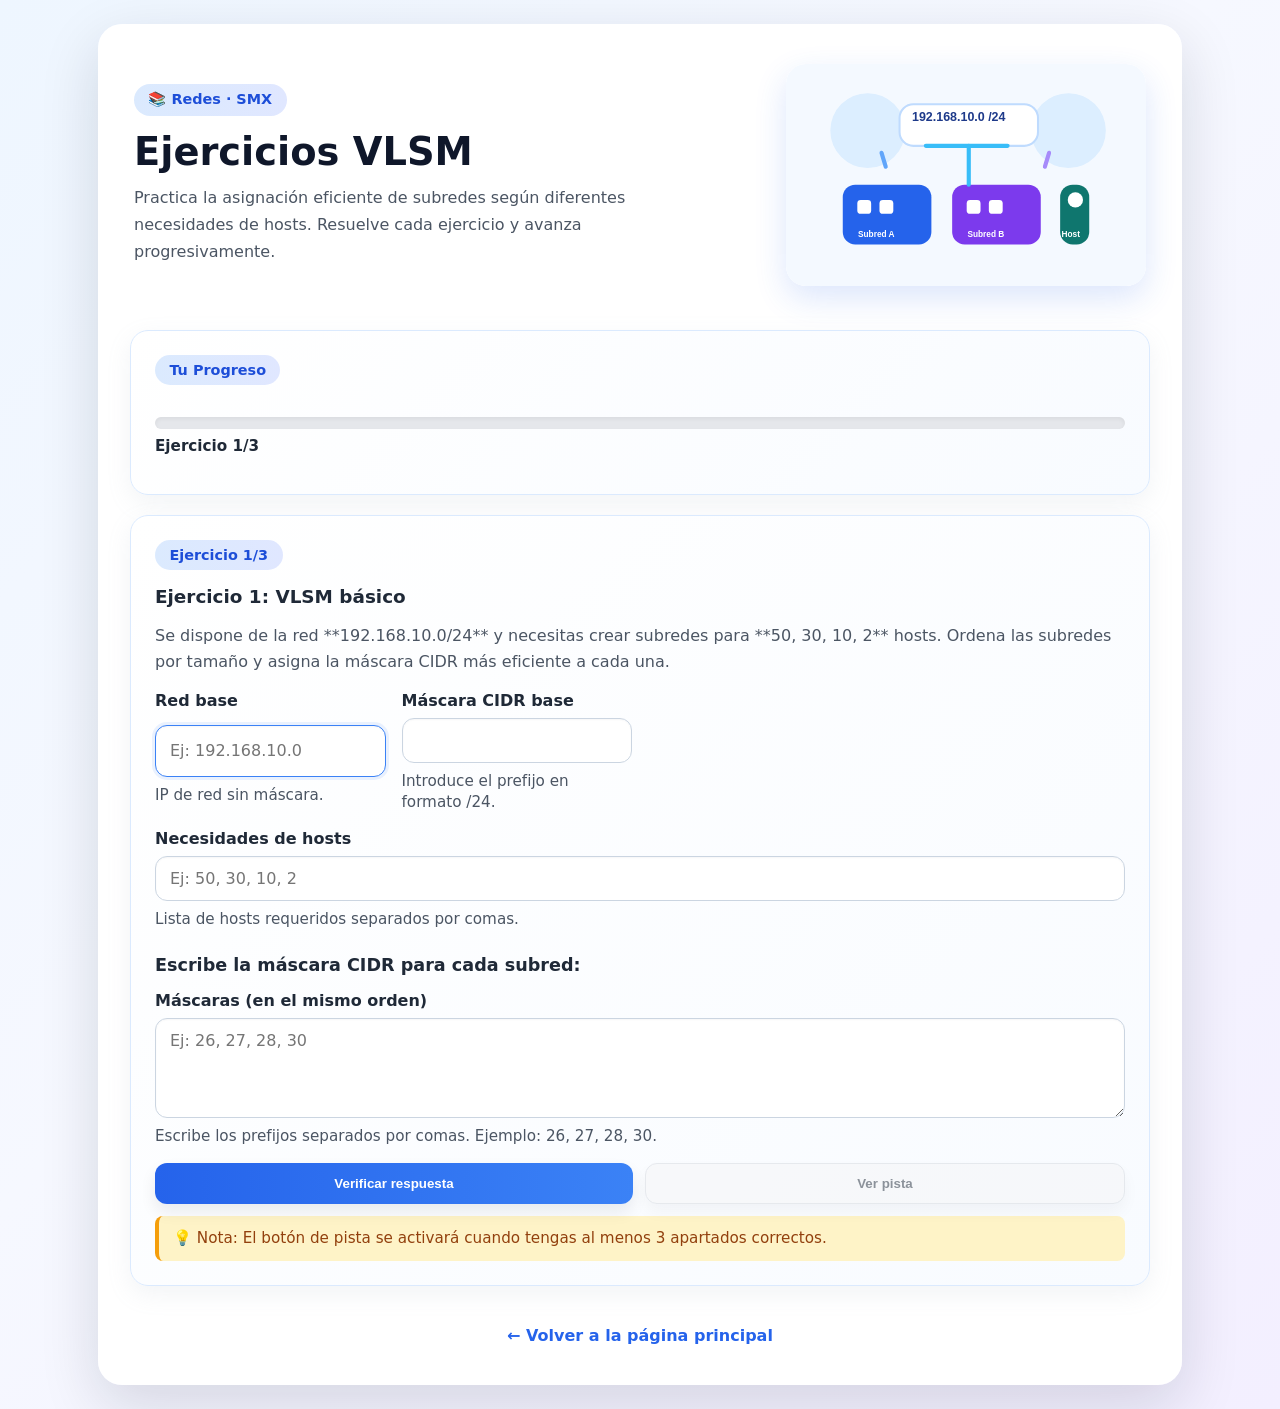
<file: vlsm_exercises.html>
<!DOCTYPE html>
<html lang="es">
<head>
  <meta charset="UTF-8" />
  <meta name="viewport" content="width=device-width, initial-scale=1.0" />
  <title>Ejercicios VLSM - Progresivos</title>
  <link rel="stylesheet" href="style.css" />
</head>
<body>
  <div class="container">
    <header class="hero">
      <div class="hero-copy">
        <div class="badge">📚 Redes · SMX</div>
        <h1>Ejercicios VLSM</h1>
        <p class="subtitle">Practica la asignación eficiente de subredes según diferentes necesidades de hosts. Resuelve cada ejercicio y avanza progresivamente.</p>
      </div>
      <div class="hero-visual">
        <img src="assets/network-illustration.svg" alt="Ilustración de redes y subnetting" />
      </div>
    </header>

    <div class="card">
      <div class="badge">Tu Progreso</div>
      <div class="progress-container">
        <div class="progress-bar">
          <div class="progress-fill" id="progressFill"></div>
        </div>
        <p class="progress-text" id="progressText">Ejercicio 0/0</p>
      </div>
    </div>

    <div class="card">
      <div class="badge" id="exerciseBadge">Ejercicio 1</div>
      <h2 id="exerciseTitle">Enunciado</h2>
      <p id="exerciseDescription" class="exercise-description"></p>

      <div class="form-grid">
        <div class="field-group">
          <label for="networkInput"><strong>Red base</strong></label>
          <input id="networkInput" type="text" placeholder="Ej: 192.168.10.0" />
          <span class="hint">IP de red sin máscara.</span>
        </div>
        <div class="field-group">
          <label for="prefixInput"><strong>Máscara CIDR base</strong></label>
          <input id="prefixInput" type="number" min="1" max="30" />
          <span class="hint">Introduce el prefijo en formato /24.</span>
        </div>
        <div class="field-group" style="grid-column: 1 / -1;">
          <label for="requirementsInput"><strong>Necesidades de hosts</strong></label>
          <input id="requirementsInput" type="text" placeholder="Ej: 50, 30, 10, 2" />
          <span class="hint">Lista de hosts requeridos separados por comas.</span>
        </div>
      </div>

      <h3 style="margin-top: 24px; margin-bottom: 12px; font-size: 1.1rem;">Escribe la máscara CIDR para cada subred:</h3>
      <div class="form-grid">
        <div class="field-group" style="grid-column: 1 / -1;">
          <label for="maskAnswersInput"><strong>Máscaras (en el mismo orden)</strong></label>
          <textarea id="maskAnswersInput" rows="2" placeholder="Ej: 26, 27, 28, 30"></textarea>
          <span class="hint">Escribe los prefijos separados por comas. Ejemplo: 26, 27, 28, 30.</span>
        </div>
      </div>

      <div id="feedbackMessage" class="feedback-hidden"></div>

      <div class="button-group">
        <button id="verifyExercise" class="primary" type="button">Verificar respuesta</button>
        <button id="showHint" class="secondary" type="button" title="Necesitas al menos 3 apartados correctos">Ver pista</button>
      </div>

      <p id="hintRequirement" class="hint-requirement">💡 Nota: El botón de pista se activará cuando tengas al menos 3 apartados correctos.</p>
    </div>

    <div class="card hint-card hidden" id="hintCard">
      <div class="badge">💡 Pista</div>
      <p id="hintContent"></p>
    </div>

    <div class="card success-card hidden" id="successCard">
      <div class="badge">✅ ¡Correcto!</div>
      <p id="successMessage"></p>
      <button id="nextExercise" class="primary" type="button" style="margin-top: 16px;">Siguiente ejercicio →</button>
    </div>

    <div class="card final-card hidden" id="finalCard">
      <div class="badge">🎉 ¡Felicitaciones!</div>
      <h2>Has completado todos los ejercicios VLSM</h2>
      <p>Excelente trabajo. Has completado con éxito la práctica de subnetting VLSM.</p>
      <div class="button-group">
        <button id="restartExercises" class="primary" type="button">Reiniciar desde el inicio</button>
        <button id="goToMain" class="secondary" type="button">Ir a la página principal</button>
      </div>
    </div>

    <div class="card info-section hidden" id="infoSection">
      <div class="badge">📊 Resumen del ejercicio</div>
      <div class="info-grid">
        <div class="info-card">
          <strong>Tipo</strong>
          <span id="info-type">VLSM</span>
        </div>
        <div class="info-card">
          <strong>Máscara base</strong>
          <span id="info-mask">-</span>
        </div>
        <div class="info-card">
          <strong>Subredes</strong>
          <span id="info-subnets">-</span>
        </div>
        <div class="info-card">
          <strong>Hosts útiles</strong>
          <span id="info-hosts">-</span>
        </div>
      </div>
    </div>

    <div class="card table-section hidden" id="tableSection">
      <div class="badge">📋 Solución</div>
      <div class="table-wrapper">
        <table class="subnet-table">
          <thead>
            <tr>
              <th>Subred</th>
              <th>Necesidad</th>
              <th>Máscara</th>
              <th>Red</th>
              <th>Broadcast</th>
              <th>Rango hosts</th>
              <th>Usables</th>
            </tr>
          </thead>
          <tbody id="subnetTableBody"></tbody>
        </table>
      </div>
    </div>

    <div style="text-align: center; margin-top: 32px;">
      <a href="index.html" class="link-button">← Volver a la página principal</a>
    </div>
  </div>

  <script src="vlsm_exercises.js"></script>
</body>
</html>
</file>
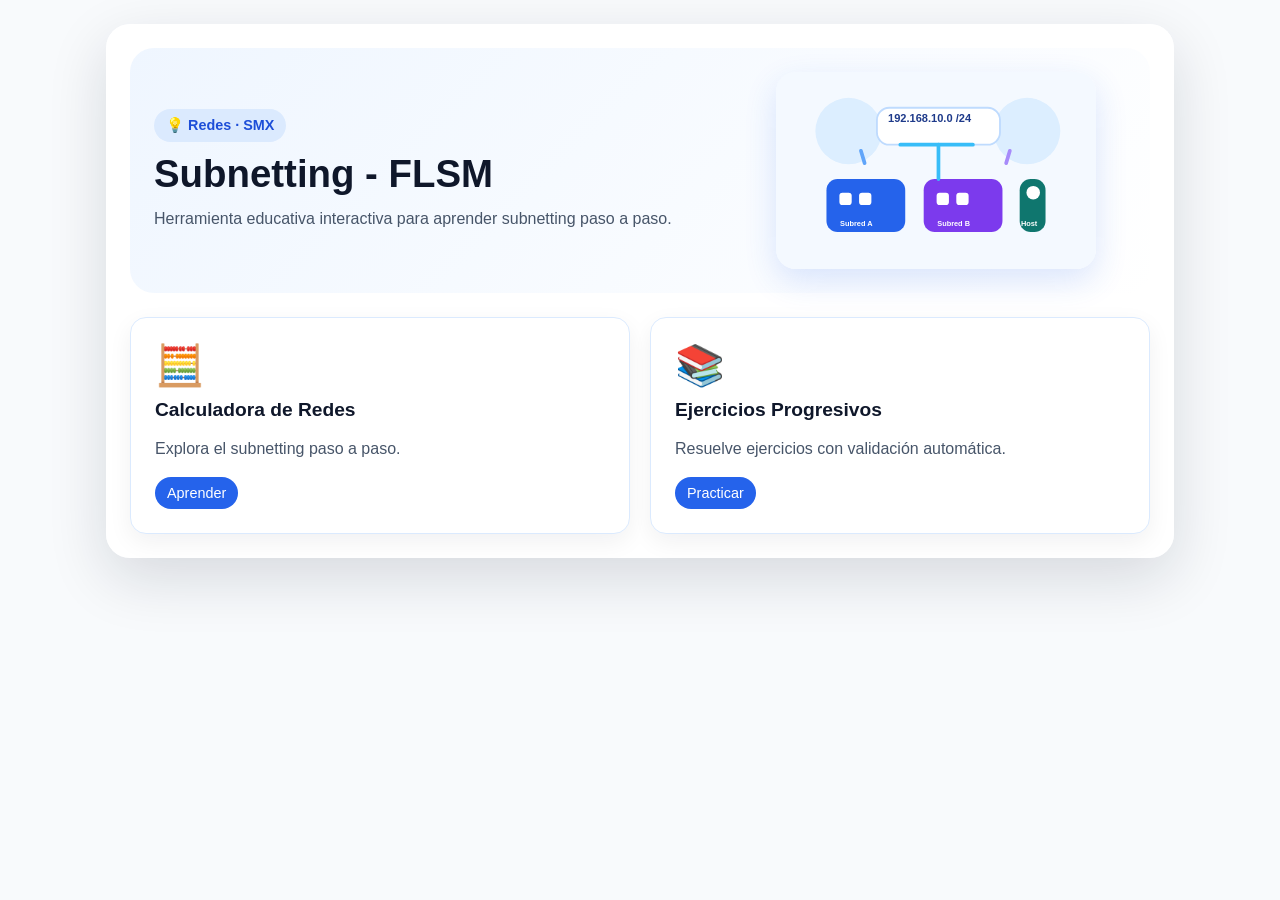
<file: scorm_package/content/main.html>
<!DOCTYPE html>
<html lang="es">
<head>
  <meta charset="UTF-8" />
  <meta name="viewport" content="width=device-width, initial-scale=1.0" />
  <title>Subnetting - SMX</title>
  <link rel="stylesheet" href="style.css" />
</head>
<body>
  <div class="container">
    <header class="hero">
      <div class="hero-copy">
        <div class="badge">💡 Redes · SMX</div>
        <h1>Subnetting - FLSM</h1>
        <p class="subtitle">Herramienta educativa interactiva para aprender subnetting paso a paso.</p>
      </div>
      <div class="hero-visual">
        <img src="assets/network-illustration.svg" alt="Ilustración de redes y subnetting" />
      </div>
    </header>

    <div class="home-grid">
      <a href="calculadora.html" class="home-card">
        <div class="home-card-icon">🧮</div>
        <h2>Calculadora de Redes</h2>
        <p>Explora el subnetting paso a paso.</p>
        <div class="home-card-footer"><span class="home-card-badge">Aprender</span></div>
      </a>
      <a href="exercises.html" class="home-card">
        <div class="home-card-icon">📚</div>
        <h2>Ejercicios Progresivos</h2>
        <p>Resuelve ejercicios con validación automática.</p>
        <div class="home-card-footer"><span class="home-card-badge">Practicar</span></div>
      </a>
    </div>
  </div>
  <style>
    body { margin: 0; background: #f8fafc; color: #0f172a; font-family: Arial, sans-serif; }
    .container { max-width: 1100px; margin: 0 auto; padding: 24px; }
    .hero { display: grid; grid-template-columns: 1.2fr 0.8fr; gap: 24px; align-items: center; background: linear-gradient(135deg, #eff6ff, #ffffff); border-radius: 24px; padding: 24px; }
    .badge { display: inline-block; padding: 8px 12px; background: #dbeafe; color: #1d4ed8; border-radius: 999px; font-weight: 700; margin-bottom: 12px; }
    .subtitle { color: #475569; line-height: 1.6; }
    .hero img { width: 100%; max-width: 320px; display: block; margin: 0 auto; }
    .home-grid { display: grid; grid-template-columns: repeat(auto-fit, minmax(280px, 1fr)); gap: 20px; margin-top: 24px; }
    .home-card { text-decoration: none; color: inherit; background: white; border: 1px solid #dbeafe; border-radius: 16px; padding: 24px; box-shadow: 0 8px 24px rgba(15,23,42,0.06); }
    .home-card-icon { font-size: 2.5rem; margin-bottom: 10px; }
    .home-card h2 { margin: 0 0 8px; font-size: 1.2rem; }
    .home-card p { color: #475569; line-height: 1.5; }
    .home-card-footer { margin-top: 12px; }
    .home-card-badge { display: inline-block; padding: 8px 12px; background: #2563eb; color: white; border-radius: 999px; font-size: 0.9rem; }
    @media (max-width: 768px) { .hero { grid-template-columns: 1fr; } }
  </style>
</body>
</html>
</file>
<file: style.css>
/* Estilos generales de la página */
body {
  margin: 0;
  font-family: Inter, system-ui, sans-serif;
  background: linear-gradient(135deg, #eef6ff 0%, #f6f8ff 45%, #f3efff 100%);
  color: #1f2937;
  display: flex;
  justify-content: center;
  padding: 24px;
}

.container {
  width: min(100%, 1020px);
  background: rgba(255, 255, 255, 0.95);
  border-radius: 24px;
  box-shadow: 0 20px 60px rgba(15, 23, 42, 0.14);
  padding: 32px;
  backdrop-filter: blur(8px);
}

/* Encabezado con imagen y texto introductorio */
.hero {
  display: grid;
  grid-template-columns: 1.2fr 0.8fr;
  gap: 24px;
  align-items: center;
  margin-bottom: 24px;
  padding: 8px 4px 20px;
}

.hero-copy h1 {
  margin: 0 0 12px;
  font-size: clamp(2rem, 3vw, 3rem);
  line-height: 1.05;
  color: #0f172a;
}

.hero-visual img {
  width: 100%;
  max-width: 360px;
  display: block;
  margin-left: auto;
  border-radius: 20px;
  box-shadow: 0 12px 32px rgba(37, 99, 235, 0.16);
}

.subtitle {
  margin: 0;
  color: #4b5563;
  line-height: 1.7;
  font-size: 1rem;
}

/* Tarjetas de contenido */
.card {
  background: linear-gradient(135deg, #ffffff 0%, #f8fbff 100%);
  border: 1px solid #dbeafe;
  border-radius: 18px;
  padding: 24px;
  margin-bottom: 20px;
  box-shadow: 0 8px 24px rgba(148, 163, 184, 0.12);
}

.card h2 {
  margin-top: 0;
  font-size: 1.15rem;
}

.card h3 {
  margin-bottom: 12px;
  font-size: 1rem;
  color: #1f2937;
  font-weight: 600;
}

.step-list {
  list-style: none;
  padding: 0;
  margin: 0;
  display: grid;
  gap: 12px;
}

.step-card {
  border-radius: 12px;
  padding: 16px;
  background: #ffffff;
  border: 1px solid #d1d5db;
}

.step-card strong {
  display: block;
  margin-bottom: 8px;
  color: #111827;
}

.controls {
  display: flex;
  gap: 12px;
  flex-wrap: wrap;
  margin-top: 20px;
}

button {
  border: none;
  cursor: pointer;
  border-radius: 12px;
  padding: 12px 20px;
  font-weight: 700;
  transition: transform 0.15s ease, box-shadow 0.15s ease, background-color 0.15s ease;
  box-shadow: 0 8px 16px rgba(15, 23, 42, 0.08);
}

button:hover {
  transform: translateY(-1px);
}

button:disabled {
  opacity: 0.55;
  cursor: not-allowed;
}

.primary {
  background: linear-gradient(90deg, #2563eb, #3b82f6);
  color: white;
}

.secondary {
  background: #eef2ff;
  color: #4338ca;
}

.badge {
  display: inline-flex;
  padding: 0.45rem 0.9rem;
  border-radius: 999px;
  background: linear-gradient(90deg, #dbeafe, #e0e7ff);
  color: #1d4ed8;
  font-size: 0.9rem;
  margin-bottom: 16px;
  font-weight: 700;
}

/* Cuadricula de información de red */
.info-grid {
  display: grid;
  gap: 16px;
  grid-template-columns: repeat(auto-fit, minmax(180px, 1fr));
  margin-top: 16px;
}

.info-card {
  background: #eff6ff;
  border-radius: 14px;
  padding: 16px;
  border: 1px solid #bfdbfe;
}

/* Representación visual de la máscara en bits */
.mask-bits {
  display: flex;
  flex-wrap: wrap;
  align-items: center;
  gap: 0;
  padding: 12px;
  border: 1px solid #cbd5e1;
  border-radius: 14px;
  background: #f8fafc;
  margin-top: 12px;
}

.mask-bit {
  display: inline-block;
  font-family: ui-monospace, SFMono-Regular, Menlo, Monaco, Consolas, 'Liberation Mono', 'Courier New', monospace;
  font-size: 0.95rem;
  margin-right: 2px;
  color: #111827;
}

.mask-separator {
  display: inline-block;
  margin: 0 8px;
  color: #4b5563;
  font-family: ui-monospace, SFMono-Regular, Menlo, Monaco, Consolas, 'Liberation Mono', 'Courier New', monospace;
}

.mask-bit.network {
  color: #1d4ed8;
}

.mask-bit.subnet {
  color: #92400e;
}

.mask-bit.host {
  color: #065f46;
}

.mask-legend {
  display: flex;
  gap: 10px;
  flex-wrap: wrap;
  margin-top: 14px;
}

.mask-legend-item {
  display: inline-flex;
  align-items: center;
  gap: 8px;
  padding: 10px 14px;
  border-radius: 999px;
  font-size: 0.9rem;
  border: 1px solid transparent;
}

.mask-legend-item.network {
  background: #dbeafe;
  border-color: #bfdbfe;
  color: #1d4ed8;
}

.mask-legend-item.subnet {
  background: #fef3c7;
  border-color: #fde68a;
  color: #92400e;
}

.mask-legend-item.host {
  background: #d1fae5;
  border-color: #a7f3d0;
  color: #065f46;
}

/* Tabla de subredes con scroll horizontal en pantallas pequeñas */
.table-wrapper {
  overflow-x: auto;
  margin-top: 16px;
}

.subnet-table {
  width: 100%;
  border-collapse: collapse;
  min-width: 720px;
}

.subnet-table th,
.subnet-table td {
  border: 1px solid #d1d5db;
  padding: 14px 12px;
  text-align: left;
  vertical-align: middle;
}

.subnet-table th {
  background: #eff6ff;
  color: #1e3a8a;
  font-weight: 700;
}

.subnet-table td {
  background: #ffffff;
  cursor: pointer;
  transition: background-color 0.15s ease;
}

.subnet-table td:hover {
  background: #e0f2fe;
}

.subnet-table tr.selected td {
  background: #dbeafe;
}

.cell-explanation {
  background: #ffffff;
  border: 1px solid #d1d5db;
  border-radius: 14px;
  padding: 18px;
  margin-top: 18px;
}

.cell-explanation h3 {
  margin: 0 0 12px;
  font-size: 1.05rem;
}

.cell-explanation ol {
  margin: 0;
  padding-left: 18px;
  color: #334155;
}

.cell-explanation li {
  margin-bottom: 16px;
}

.binary-line-container {
  display: flex;
  flex-direction: column;
  gap: 6px;
  margin-top: 8px;
}

.binary-label {
  font-size: 0.95rem;
  color: #1f2937;
  font-weight: 600;
}

.binary-line {
  display: flex;
  flex-wrap: wrap;
  align-items: center;
  gap: 0;
  padding: 8px 10px;
  background: #f8fafc;
  border: 1px solid #e2e8f0;
  border-radius: 12px;
}

.binary-bit {
  font-family: ui-monospace, SFMono-Regular, Menlo, Monaco, Consolas, 'Liberation Mono', 'Courier New', monospace;
  font-size: 0.95rem;
  line-height: 1.35;
  width: auto;
  padding: 0 2px;
}

.binary-bit.network {
  color: #1d4ed8;
}

.binary-bit.subnet {
  color: #92400e;
}

.binary-bit.host {
  color: #065f46;
}

.binary-separator {
  display: inline-block;
  margin: 0 6px;
  color: #6b7280;
}

.operation-block {
  display: grid;
  grid-template-columns: 90px 1fr;
  gap: 10px;
  background: #f8fafc;
  border: 1px solid #d1d5db;
  padding: 12px;
  border-radius: 12px;
  overflow-x: auto;
}

.operation-row {
  grid-column: 1 / -1;
  display: grid;
  grid-template-columns: 90px 1fr;
  gap: 10px;
  align-items: center;
  min-width: max-content;
}

.operation-label {
  justify-self: end;
  font-family: ui-monospace, SFMono-Regular, Menlo, Monaco, Consolas, 'Liberation Mono', 'Courier New', monospace;
  font-weight: 700;
}

.operation-divider {
  grid-column: 2 / 3;
  justify-self: start;
  font-family: ui-monospace, SFMono-Regular, Menlo, Monaco, Consolas, 'Liberation Mono', 'Courier New', monospace;
  color: #334155;
}

/* Formulario del ejercicio */
.form-grid {
  display: grid;
  gap: 16px;
  grid-template-columns: repeat(auto-fit, minmax(200px, 1fr));
  margin-top: 16px;
}

.field-group {
  display: grid;
  gap: 8px;
}

input[type='text'], input[type='number'], select, textarea {
  width: 100%;
  box-sizing: border-box;
  border: 1px solid #cbd5e1;
  border-radius: 12px;
  padding: 12px 14px;
  background: white;
  color: #111827;
  box-shadow: inset 0 1px 2px rgba(15, 23, 42, 0.04);
  font-size: 1rem;
  font-family: inherit;
}

input[type='text']:focus, input[type='number']:focus, select:focus, textarea:focus {
  outline: none;
  border-color: #3b82f6;
  box-shadow: inset 0 1px 2px rgba(15, 23, 42, 0.04), 0 0 0 3px rgba(59, 130, 246, 0.1);
}

textarea {
  min-height: 100px;
  resize: vertical;
}

/* Estilos de validación para inputs */
input.valid {
  border-color: #10b981;
  background-color: #ecfdf5;
  box-shadow: inset 0 1px 2px rgba(15, 23, 42, 0.04), 0 0 0 3px rgba(16, 185, 129, 0.1);
}

input.valid:focus {
  border-color: #10b981;
  box-shadow: inset 0 1px 2px rgba(15, 23, 42, 0.04), 0 0 0 3px rgba(16, 185, 129, 0.2);
}

input.invalid {
  border-color: #ef4444;
  background-color: #fef2f2;
  box-shadow: inset 0 1px 2px rgba(15, 23, 42, 0.04), 0 0 0 3px rgba(239, 68, 68, 0.1);
}

input.invalid:focus {
  border-color: #ef4444;
  box-shadow: inset 0 1px 2px rgba(15, 23, 42, 0.04), 0 0 0 3px rgba(239, 68, 68, 0.2);
}

.hint {
  color: #4b5563;
  font-size: 0.95rem;
  line-height: 1.4;
}

.info-card strong {
  display: block;
  margin-bottom: 8px;
  color: #1e3a8a;
}

/* Ajustes responsive para tablets y móviles */
@media (max-width: 900px) {
  .hero {
    grid-template-columns: 1fr;
    text-align: center;
  }

  .hero-visual img {
    margin: 0 auto;
  }
}

@media (max-width: 780px) {
  body {
    padding: 12px;
  }

  .container {
    padding: 20px;
  }

  .card {
    padding: 18px;
  }

  .form-grid {
    grid-template-columns: 1fr;
  }

  .controls {
    flex-direction: column;
  }

  button {
    width: 100%;
  }
}

@media (max-width: 560px) {
  .container {
    padding: 16px;
    border-radius: 16px;
  }

  .hero-copy h1 {
    font-size: 1.7rem;
  }

  .subtitle {
    font-size: 0.95rem;
  }

  .info-grid {
    grid-template-columns: 1fr;
  }

  .mask-legend {
    flex-direction: column;
    align-items: stretch;
  }

  .mask-legend-item {
    justify-content: center;
  }

  .subnet-table {
    min-width: 620px;
  }

  .operation-block {
    grid-template-columns: 70px 1fr;
  }

  .operation-row {
    grid-template-columns: 70px 1fr;
  }
}

/* ============================================
   ESTILOS PARA EJERCICIOS PROGRESIVOS
   ============================================ */

/* Barra de progreso */
.progress-container {
  margin-top: 16px;
}

.progress-bar {
  width: 100%;
  height: 12px;
  background: #e5e7eb;
  border-radius: 999px;
  overflow: hidden;
  box-shadow: inset 0 2px 4px rgba(0, 0, 0, 0.05);
}

.progress-fill {
  height: 100%;
  background: linear-gradient(90deg, #2563eb, #3b82f6);
  border-radius: 999px;
  width: 0%;
  transition: width 0.3s ease;
  box-shadow: 0 0 10px rgba(37, 99, 235, 0.4);
}

.progress-text {
  margin-top: 8px;
  font-size: 0.95rem;
  color: #1f2937;
  font-weight: 600;
}

/* Mensajes de retroalimentación */
.feedback-hidden {
  display: none !important;
}

.feedback-error {
  display: block;
  background: #fee2e2;
  border: 1px solid #fca5a5;
  color: #991b1b;
  padding: 14px 16px;
  border-radius: 12px;
  margin-top: 16px;
  font-weight: 500;
  animation: slideIn 0.3s ease;
}

.feedback-success {
  display: block;
  background: #dcfce7;
  border: 1px solid #86efac;
  color: #166534;
  padding: 14px 16px;
  border-radius: 12px;
  margin-top: 16px;
  font-weight: 500;
  animation: slideIn 0.3s ease;
}

@keyframes slideIn {
  from {
    opacity: 0;
    transform: translateY(-8px);
  }
  to {
    opacity: 1;
    transform: translateY(0);
  }
}

/* Tarjetas especiales */
.hidden {
  display: none !important;
}

.hint-card,
.success-card,
.final-card {
  border-left: 4px solid #2563eb;
  animation: slideIn 0.3s ease;
}

.hint-card {
  background: #dbeafe;
  border-left-color: #3b82f6;
}

.hint-card .badge {
  background: #bfdbfe;
  color: #1e40af;
}

.hint-card p {
  color: #1e3a8a;
  line-height: 1.6;
}

.success-card {
  background: #dcfce7;
  border-left-color: #16a34a;
}

.success-card .badge {
  background: #bbf7d0;
  color: #166534;
}

.success-card p {
  color: #166534;
  line-height: 1.6;
}

.success-card strong {
  color: #15803d;
}

.final-card {
  background: #fef3c7;
  border-left-color: #f59e0b;
}

.final-card h2 {
  color: #b45309;
  margin-top: 8px;
}

.final-card .badge {
  background: #fde68a;
  color: #92400e;
}

.final-card p {
  color: #92400e;
  line-height: 1.6;
}

/* Grupo de botones */
.button-group {
  display: flex;
  gap: 12px;
  flex-wrap: wrap;
  margin-top: 16px;
}

.button-group button {
  flex: 1;
  min-width: 140px;
}

.secondary {
  background: #f3f4f6;
  color: #1f2937;
  border: 1px solid #d1d5db;
}

.secondary:hover {
  background: #e5e7eb;
}

/* Secciones colapsables */
.info-section,
.table-section {
  animation: slideIn 0.3s ease;
}

/* Enlace a página principal */
.link-button {
  display: inline-block;
  color: #2563eb;
  text-decoration: none;
  font-weight: 600;
  padding: 8px 12px;
  border-radius: 8px;
  transition: background-color 0.2s ease;
}

.link-button:hover {
  background-color: #dbeafe;
}

/* Descripción del ejercicio */
.exercise-description {
  line-height: 1.6;
  color: #4b5563;
  font-size: 1rem;
}

.exercise-description strong {
  color: #1f2937;
}

/* Requisito para la pista */
.hint-requirement {
  margin-top: 12px;
  margin-bottom: 0;
  padding: 12px 14px;
  background: #fef3c7;
  border-left: 4px solid #f59e0b;
  border-radius: 8px;
  color: #92400e;
  font-size: 0.95rem;
  line-height: 1.4;
}

/* Responsive para ejercicios */
@media (max-width: 780px) {
  .button-group {
    flex-direction: column;
  }

  .button-group button {
    width: 100%;
  }

  .progress-bar {
    height: 10px;
  }
}
</file>
<file: scorm_package/content/style.css>
/* Estilos generales de la página */
body {
  margin: 0;
  font-family: Inter, system-ui, sans-serif;
  background: linear-gradient(135deg, #eef6ff 0%, #f6f8ff 45%, #f3efff 100%);
  color: #1f2937;
  display: flex;
  justify-content: center;
  padding: 24px;
}

.container {
  width: min(100%, 1020px);
  background: rgba(255, 255, 255, 0.95);
  border-radius: 24px;
  box-shadow: 0 20px 60px rgba(15, 23, 42, 0.14);
  padding: 32px;
  backdrop-filter: blur(8px);
}

/* Encabezado con imagen y texto introductorio */
.hero {
  display: grid;
  grid-template-columns: 1.2fr 0.8fr;
  gap: 24px;
  align-items: center;
  margin-bottom: 24px;
  padding: 8px 4px 20px;
}

.hero-copy h1 {
  margin: 0 0 12px;
  font-size: clamp(2rem, 3vw, 3rem);
  line-height: 1.05;
  color: #0f172a;
}

.hero-visual img {
  width: 100%;
  max-width: 360px;
  display: block;
  margin-left: auto;
  border-radius: 20px;
  box-shadow: 0 12px 32px rgba(37, 99, 235, 0.16);
}

.subtitle {
  margin: 0;
  color: #4b5563;
  line-height: 1.7;
  font-size: 1rem;
}

/* Tarjetas de contenido */
.card {
  background: linear-gradient(135deg, #ffffff 0%, #f8fbff 100%);
  border: 1px solid #dbeafe;
  border-radius: 18px;
  padding: 24px;
  margin-bottom: 20px;
  box-shadow: 0 8px 24px rgba(148, 163, 184, 0.12);
}

.card h2 {
  margin-top: 0;
  font-size: 1.15rem;
}

.card h3 {
  margin-bottom: 12px;
  font-size: 1rem;
  color: #1f2937;
  font-weight: 600;
}

.step-list {
  list-style: none;
  padding: 0;
  margin: 0;
  display: grid;
  gap: 12px;
}

.step-card {
  border-radius: 12px;
  padding: 16px;
  background: #ffffff;
  border: 1px solid #d1d5db;
}

.step-card strong {
  display: block;
  margin-bottom: 8px;
  color: #111827;
}

.controls {
  display: flex;
  gap: 12px;
  flex-wrap: wrap;
  margin-top: 20px;
}

button {
  border: none;
  cursor: pointer;
  border-radius: 12px;
  padding: 12px 20px;
  font-weight: 700;
  transition: transform 0.15s ease, box-shadow 0.15s ease, background-color 0.15s ease;
  box-shadow: 0 8px 16px rgba(15, 23, 42, 0.08);
}

button:hover {
  transform: translateY(-1px);
}

button:disabled {
  opacity: 0.55;
  cursor: not-allowed;
}

.primary {
  background: linear-gradient(90deg, #2563eb, #3b82f6);
  color: white;
}

.secondary {
  background: #eef2ff;
  color: #4338ca;
}

.badge {
  display: inline-flex;
  padding: 0.45rem 0.9rem;
  border-radius: 999px;
  background: linear-gradient(90deg, #dbeafe, #e0e7ff);
  color: #1d4ed8;
  font-size: 0.9rem;
  margin-bottom: 16px;
  font-weight: 700;
}

/* Cuadricula de información de red */
.info-grid {
  display: grid;
  gap: 16px;
  grid-template-columns: repeat(auto-fit, minmax(180px, 1fr));
  margin-top: 16px;
}

.info-card {
  background: #eff6ff;
  border-radius: 14px;
  padding: 16px;
  border: 1px solid #bfdbfe;
}

/* Representación visual de la máscara en bits */
.mask-bits {
  display: flex;
  flex-wrap: wrap;
  align-items: center;
  gap: 0;
  padding: 12px;
  border: 1px solid #cbd5e1;
  border-radius: 14px;
  background: #f8fafc;
  margin-top: 12px;
}

.mask-bit {
  display: inline-block;
  font-family: ui-monospace, SFMono-Regular, Menlo, Monaco, Consolas, 'Liberation Mono', 'Courier New', monospace;
  font-size: 0.95rem;
  margin-right: 2px;
  color: #111827;
}

.mask-separator {
  display: inline-block;
  margin: 0 8px;
  color: #4b5563;
  font-family: ui-monospace, SFMono-Regular, Menlo, Monaco, Consolas, 'Liberation Mono', 'Courier New', monospace;
}

.mask-bit.network {
  color: #1d4ed8;
}

.mask-bit.subnet {
  color: #92400e;
}

.mask-bit.host {
  color: #065f46;
}

.mask-legend {
  display: flex;
  gap: 10px;
  flex-wrap: wrap;
  margin-top: 14px;
}

.mask-legend-item {
  display: inline-flex;
  align-items: center;
  gap: 8px;
  padding: 10px 14px;
  border-radius: 999px;
  font-size: 0.9rem;
  border: 1px solid transparent;
}

.mask-legend-item.network {
  background: #dbeafe;
  border-color: #bfdbfe;
  color: #1d4ed8;
}

.mask-legend-item.subnet {
  background: #fef3c7;
  border-color: #fde68a;
  color: #92400e;
}

.mask-legend-item.host {
  background: #d1fae5;
  border-color: #a7f3d0;
  color: #065f46;
}

/* Tabla de subredes con scroll horizontal en pantallas pequeñas */
.table-wrapper {
  overflow-x: auto;
  margin-top: 16px;
}

.subnet-table {
  width: 100%;
  border-collapse: collapse;
  min-width: 720px;
}

.subnet-table th,
.subnet-table td {
  border: 1px solid #d1d5db;
  padding: 14px 12px;
  text-align: left;
  vertical-align: middle;
}

.subnet-table th {
  background: #eff6ff;
  color: #1e3a8a;
  font-weight: 700;
}

.subnet-table td {
  background: #ffffff;
  cursor: pointer;
  transition: background-color 0.15s ease;
}

.subnet-table td:hover {
  background: #e0f2fe;
}

.subnet-table tr.selected td {
  background: #dbeafe;
}

.cell-explanation {
  background: #ffffff;
  border: 1px solid #d1d5db;
  border-radius: 14px;
  padding: 18px;
  margin-top: 18px;
}

.cell-explanation h3 {
  margin: 0 0 12px;
  font-size: 1.05rem;
}

.cell-explanation ol {
  margin: 0;
  padding-left: 18px;
  color: #334155;
}

.cell-explanation li {
  margin-bottom: 16px;
}

.binary-line-container {
  display: flex;
  flex-direction: column;
  gap: 6px;
  margin-top: 8px;
}

.binary-label {
  font-size: 0.95rem;
  color: #1f2937;
  font-weight: 600;
}

.binary-line {
  display: flex;
  flex-wrap: wrap;
  align-items: center;
  gap: 0;
  padding: 8px 10px;
  background: #f8fafc;
  border: 1px solid #e2e8f0;
  border-radius: 12px;
}

.binary-bit {
  font-family: ui-monospace, SFMono-Regular, Menlo, Monaco, Consolas, 'Liberation Mono', 'Courier New', monospace;
  font-size: 0.95rem;
  line-height: 1.35;
  width: auto;
  padding: 0 2px;
}

.binary-bit.network {
  color: #1d4ed8;
}

.binary-bit.subnet {
  color: #92400e;
}

.binary-bit.host {
  color: #065f46;
}

.binary-separator {
  display: inline-block;
  margin: 0 6px;
  color: #6b7280;
}

.operation-block {
  display: grid;
  grid-template-columns: 90px 1fr;
  gap: 10px;
  background: #f8fafc;
  border: 1px solid #d1d5db;
  padding: 12px;
  border-radius: 12px;
  overflow-x: auto;
}

.operation-row {
  grid-column: 1 / -1;
  display: grid;
  grid-template-columns: 90px 1fr;
  gap: 10px;
  align-items: center;
  min-width: max-content;
}

.operation-label {
  justify-self: end;
  font-family: ui-monospace, SFMono-Regular, Menlo, Monaco, Consolas, 'Liberation Mono', 'Courier New', monospace;
  font-weight: 700;
}

.operation-divider {
  grid-column: 2 / 3;
  justify-self: start;
  font-family: ui-monospace, SFMono-Regular, Menlo, Monaco, Consolas, 'Liberation Mono', 'Courier New', monospace;
  color: #334155;
}

/* Formulario del ejercicio */
.form-grid {
  display: grid;
  gap: 16px;
  grid-template-columns: repeat(auto-fit, minmax(200px, 1fr));
  margin-top: 16px;
}

.field-group {
  display: grid;
  gap: 8px;
}

input[type='text'], input[type='number'], select {
  width: 100%;
  box-sizing: border-box;
  border: 1px solid #cbd5e1;
  border-radius: 12px;
  padding: 12px 14px;
  background: white;
  color: #111827;
  box-shadow: inset 0 1px 2px rgba(15, 23, 42, 0.04);
  font-size: 1rem;
}

input[type='text']:focus, input[type='number']:focus, select:focus {
  outline: none;
  border-color: #3b82f6;
  box-shadow: inset 0 1px 2px rgba(15, 23, 42, 0.04), 0 0 0 3px rgba(59, 130, 246, 0.1);
}

/* Estilos de validación para inputs */
input.valid {
  border-color: #10b981;
  background-color: #ecfdf5;
  box-shadow: inset 0 1px 2px rgba(15, 23, 42, 0.04), 0 0 0 3px rgba(16, 185, 129, 0.1);
}

input.valid:focus {
  border-color: #10b981;
  box-shadow: inset 0 1px 2px rgba(15, 23, 42, 0.04), 0 0 0 3px rgba(16, 185, 129, 0.2);
}

input.invalid {
  border-color: #ef4444;
  background-color: #fef2f2;
  box-shadow: inset 0 1px 2px rgba(15, 23, 42, 0.04), 0 0 0 3px rgba(239, 68, 68, 0.1);
}

input.invalid:focus {
  border-color: #ef4444;
  box-shadow: inset 0 1px 2px rgba(15, 23, 42, 0.04), 0 0 0 3px rgba(239, 68, 68, 0.2);
}

.hint {
  color: #4b5563;
  font-size: 0.95rem;
  line-height: 1.4;
}

.info-card strong {
  display: block;
  margin-bottom: 8px;
  color: #1e3a8a;
}

/* Ajustes responsive para tablets y móviles */
@media (max-width: 900px) {
  .hero {
    grid-template-columns: 1fr;
    text-align: center;
  }

  .hero-visual img {
    margin: 0 auto;
  }
}

@media (max-width: 780px) {
  body {
    padding: 12px;
  }

  .container {
    padding: 20px;
  }

  .card {
    padding: 18px;
  }

  .form-grid {
    grid-template-columns: 1fr;
  }

  .controls {
    flex-direction: column;
  }

  button {
    width: 100%;
  }
}

@media (max-width: 560px) {
  .container {
    padding: 16px;
    border-radius: 16px;
  }

  .hero-copy h1 {
    font-size: 1.7rem;
  }

  .subtitle {
    font-size: 0.95rem;
  }

  .info-grid {
    grid-template-columns: 1fr;
  }

  .mask-legend {
    flex-direction: column;
    align-items: stretch;
  }

  .mask-legend-item {
    justify-content: center;
  }

  .subnet-table {
    min-width: 620px;
  }

  .operation-block {
    grid-template-columns: 70px 1fr;
  }

  .operation-row {
    grid-template-columns: 70px 1fr;
  }
}

/* ============================================
   ESTILOS PARA EJERCICIOS PROGRESIVOS
   ============================================ */

/* Barra de progreso */
.progress-container {
  margin-top: 16px;
}

.progress-bar {
  width: 100%;
  height: 12px;
  background: #e5e7eb;
  border-radius: 999px;
  overflow: hidden;
  box-shadow: inset 0 2px 4px rgba(0, 0, 0, 0.05);
}

.progress-fill {
  height: 100%;
  background: linear-gradient(90deg, #2563eb, #3b82f6);
  border-radius: 999px;
  width: 0%;
  transition: width 0.3s ease;
  box-shadow: 0 0 10px rgba(37, 99, 235, 0.4);
}

.progress-text {
  margin-top: 8px;
  font-size: 0.95rem;
  color: #1f2937;
  font-weight: 600;
}

/* Mensajes de retroalimentación */
.feedback-hidden {
  display: none !important;
}

.feedback-error {
  display: block;
  background: #fee2e2;
  border: 1px solid #fca5a5;
  color: #991b1b;
  padding: 14px 16px;
  border-radius: 12px;
  margin-top: 16px;
  font-weight: 500;
  animation: slideIn 0.3s ease;
}

.feedback-success {
  display: block;
  background: #dcfce7;
  border: 1px solid #86efac;
  color: #166534;
  padding: 14px 16px;
  border-radius: 12px;
  margin-top: 16px;
  font-weight: 500;
  animation: slideIn 0.3s ease;
}

@keyframes slideIn {
  from {
    opacity: 0;
    transform: translateY(-8px);
  }
  to {
    opacity: 1;
    transform: translateY(0);
  }
}

/* Tarjetas especiales */
.hidden {
  display: none !important;
}

.hint-card,
.success-card,
.final-card {
  border-left: 4px solid #2563eb;
  animation: slideIn 0.3s ease;
}

.hint-card {
  background: #dbeafe;
  border-left-color: #3b82f6;
}

.hint-card .badge {
  background: #bfdbfe;
  color: #1e40af;
}

.hint-card p {
  color: #1e3a8a;
  line-height: 1.6;
}

.success-card {
  background: #dcfce7;
  border-left-color: #16a34a;
}

.success-card .badge {
  background: #bbf7d0;
  color: #166534;
}

.success-card p {
  color: #166534;
  line-height: 1.6;
}

.success-card strong {
  color: #15803d;
}

.final-card {
  background: #fef3c7;
  border-left-color: #f59e0b;
}

.final-card h2 {
  color: #b45309;
  margin-top: 8px;
}

.final-card .badge {
  background: #fde68a;
  color: #92400e;
}

.final-card p {
  color: #92400e;
  line-height: 1.6;
}

/* Grupo de botones */
.button-group {
  display: flex;
  gap: 12px;
  flex-wrap: wrap;
  margin-top: 16px;
}

.button-group button {
  flex: 1;
  min-width: 140px;
}

.secondary {
  background: #f3f4f6;
  color: #1f2937;
  border: 1px solid #d1d5db;
}

.secondary:hover {
  background: #e5e7eb;
}

/* Secciones colapsables */
.info-section,
.table-section {
  animation: slideIn 0.3s ease;
}

/* Enlace a página principal */
.link-button {
  display: inline-block;
  color: #2563eb;
  text-decoration: none;
  font-weight: 600;
  padding: 8px 12px;
  border-radius: 8px;
  transition: background-color 0.2s ease;
}

.link-button:hover {
  background-color: #dbeafe;
}

/* Descripción del ejercicio */
.exercise-description {
  line-height: 1.6;
  color: #4b5563;
  font-size: 1rem;
}

.exercise-description strong {
  color: #1f2937;
}

/* Requisito para la pista */
.hint-requirement {
  margin-top: 12px;
  margin-bottom: 0;
  padding: 12px 14px;
  background: #fef3c7;
  border-left: 4px solid #f59e0b;
  border-radius: 8px;
  color: #92400e;
  font-size: 0.95rem;
  line-height: 1.4;
}

/* Responsive para ejercicios */
@media (max-width: 780px) {
  .button-group {
    flex-direction: column;
  }

  .button-group button {
    width: 100%;
  }

  .progress-bar {
    height: 10px;
  }
}
</file>
